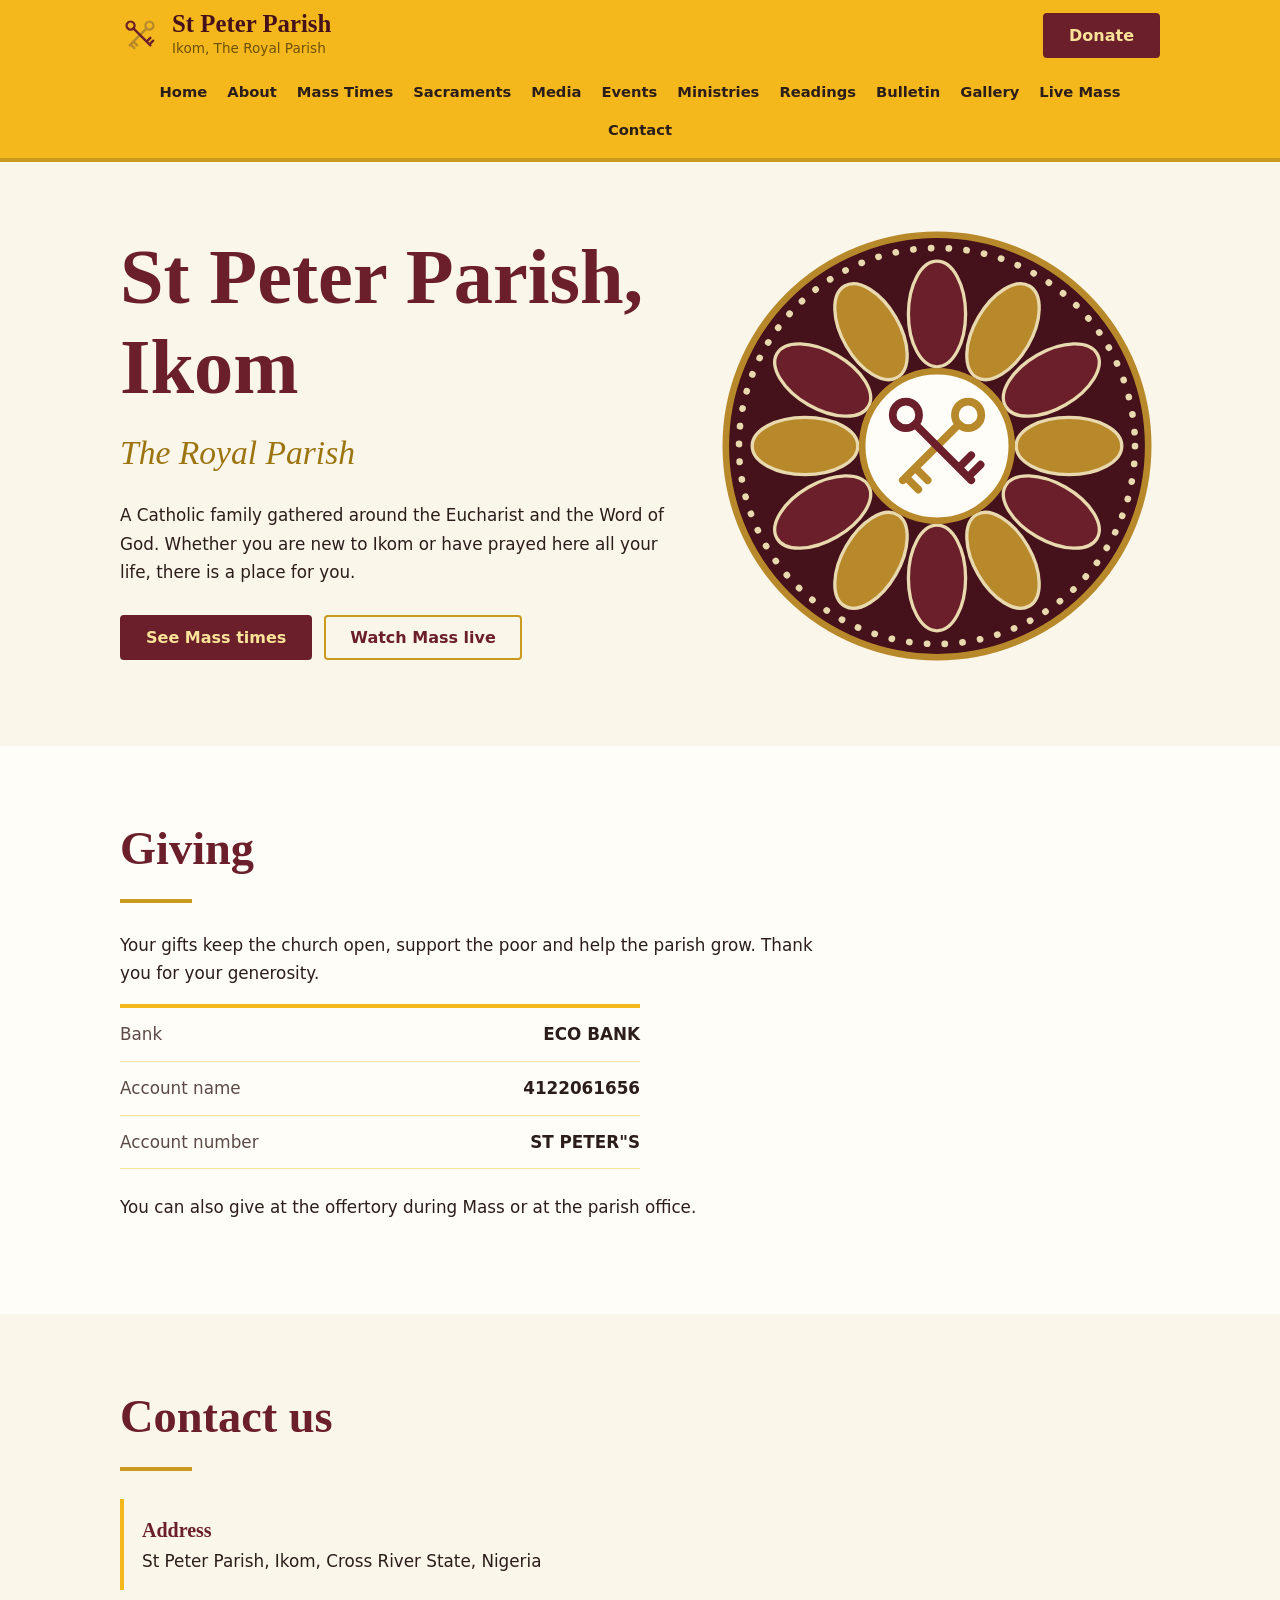
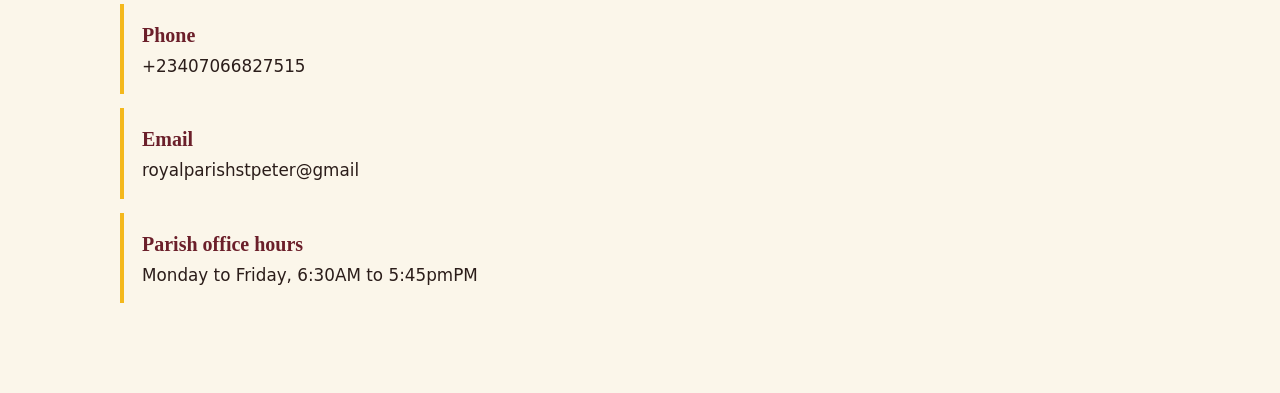
<file: index.html>
<!DOCTYPE html>
<html lang="en">
<head>
<meta charset="utf-8">
<meta name="viewport" content="width=device-width, initial-scale=1">
<title>St Peter Parish, Ikom | The Royal Parish</title>
<meta name="description" content="St Peter Parish, Ikom, The Royal Parish. Mass times, sacraments, events, ministries, daily readings, live Mass and giving.">
<link rel="preconnect" href="https://fonts.gstatic.com" crossorigin>
<link rel="stylesheet" href="ST_PETER.CSS">
   <link rel="icon" type="image/png" href="img sp peter/LOGO.png">
 <body> 
<!-- Shared drawing: the crossed keys of St Peter -->
<svg width="0" height="0" style="position:absolute" aria-hidden="true" focusable="false">
  <defs>
    <g id="key">
      <circle cx="0" cy="-20" r="6"/>
      <path d="M0 -14 V22 M0 14 H8 M0 20 H8"/>
    </g>
    <g id="crossed-keys" fill="none" stroke-width="3.5" stroke-linecap="round" stroke-linejoin="round">
      <use href="#key" stroke="#B8892B" transform="rotate(45)"/>
      <use href="#key" stroke="#6B1F2A" transform="rotate(-45)"/>
    </g>
    <ellipse id="petal" cx="0" cy="-60" rx="13" ry="24"/>
  </defs>
</svg>
 
<!-- ============ HEADER ============ -->
<header class="site-header">
  <div class="wrap top">
    <a class="brand" href="#home" aria-label="St Peter Parish, Ikom, home">
      <svg width="40" height="40" viewBox="-30 -30 60 60" aria-hidden="true"><use href="#crossed-keys"/></svg>
      <span>
        <strong>St Peter Parish</strong>
        <small>Ikom, The Royal Parish</small>
      </span>
    </a>
    <div class="top-actions">
      <a class="btn btn-wine" href="#giving">Donate</a>
      <button class="menu-btn" type="button" aria-expanded="false" aria-controls="menu">Menu</button>
    </div>
  </div>
 
  <nav id="menu" aria-label="Main">
    <ul>
      <li><a href="#home">Home</a></li>
      <li><a href="about.html">About</a></li>
      <li><a href="mt.html">Mass Times</a></li>
      <li><a href="Sacraments.html">Sacraments</a></li>
      <li><a href="media.html">Media</a></li>
      <li><a href="Events.html">Events</a></li>
      <li><a href="minister.html">Ministries</a></li>
      <li><a href="reading.html">Readings</a></li>
      <li><a href="#bulletin">Bulletin</a></li>
      <li><a href="gallery.html">Gallery</a></li>
      <li><a href="live_mass.html">Live Mass</a></li>
      <li><a href="contact.html">Contact</a></li>
    </ul>
  </nav>
</header>
 
<main>
 <script>
  var btn = document.querySelector('.menu-btn');
  var menu = document.getElementById('menu');

  btn.addEventListener('click', function () {
    var isOpen = menu.classList.toggle('open');
    btn.setAttribute('aria-expanded', isOpen);
  });
    
</script>
<!-- ============ HOME ============ -->
<section id="home" class="hero">
  <div class="wrap hero-grid">
    <div>
      <h1>St Peter Parish, Ikom</h1>
      <p class="subtitle">The Royal Parish</p>
      <p>A Catholic family gathered around the Eucharist and the Word of God. Whether you are new to Ikom or have prayed here all your life, there is a place for you.</p>
      <div class="buttons">
        <a class="btn btn-wine" href="mt.html">See Mass times</a>
        <a class="btn btn-line" href="live_mass.html">Watch Mass live</a>
      </div>
    </div>
 
    <!-- Rose window -->
    <svg class="rose" viewBox="-100 -100 200 200" role="img" aria-label="A rose window with the crossed keys of St Peter at its centre">
      <circle r="96" fill="#45111A" stroke="#B8892B" stroke-width="3"/>
      <circle r="90" fill="none" stroke="#E9D9AE" stroke-width="3" stroke-linecap="round" stroke-dasharray="0.1 8"/>
      <g fill="#6B1F2A" stroke="#E9D9AE" stroke-width="1.5">
        <use href="#petal"/>
        <use href="#petal" transform="rotate(60)"/>
        <use href="#petal" transform="rotate(120)"/>
        <use href="#petal" transform="rotate(180)"/>
        <use href="#petal" transform="rotate(240)"/>
        <use href="#petal" transform="rotate(300)"/>
      </g>
      <g fill="#B8892B" stroke="#E9D9AE" stroke-width="1.5">
        <use href="#petal" transform="rotate(30)"/>
        <use href="#petal" transform="rotate(90)"/>
        <use href="#petal" transform="rotate(150)"/>
        <use href="#petal" transform="rotate(210)"/>
        <use href="#petal" transform="rotate(270)"/>
        <use href="#petal" transform="rotate(330)"/>
      </g>
      <circle r="34" fill="#FFFDF8" stroke="#B8892B" stroke-width="3"/>
      <use href="#crossed-keys"/>
    </svg>
  </div>
</section>
<!-- ============ GIVING ============ -->
<section id="giving" class="paper">
  <div class="wrap">
    <h2>Giving</h2>
    <hr class="rule">
    <p>Your gifts keep the church open, support the poor and help the parish grow. Thank you for your generosity.</p>
    <!-- EDIT: add the real parish account details -->
    <dl class="bank">
      <div><dt>Bank</dt><dd>ECO BANK</dd></div>
      <div><dt>Account name</dt><dd>4122061656</dd></div>
      <div><dt>Account number</dt><dd>ST PETER"S</dd></div>
    </dl>
    <p>You can also give at the offertory during Mass or at the parish office.</p>
  </div>
</section>

<!-- ============ CONTACT ============ -->
<section id="contact">
  <div class="wrap two-col">
    <div>
      <h2>Contact us</h2>
      <hr class="rule">
      <!-- EDIT: replace with your real details -->
      <ul class="contact-list">
        <li><strong>Address</strong>St Peter Parish, Ikom, Cross River State, Nigeria</li>
        <li><strong>Phone</strong>+23407066827515</li>
        <li><strong>Email</strong><a href="royalparishstpeter@gmail"></a>royalparishstpeter@gmail</li>
        <li><strong>Parish office hours</strong>Monday to Friday, 6:30AM to 5:45pmPM</li>
      </ul>
    </div>
</body>
</html>
</file>
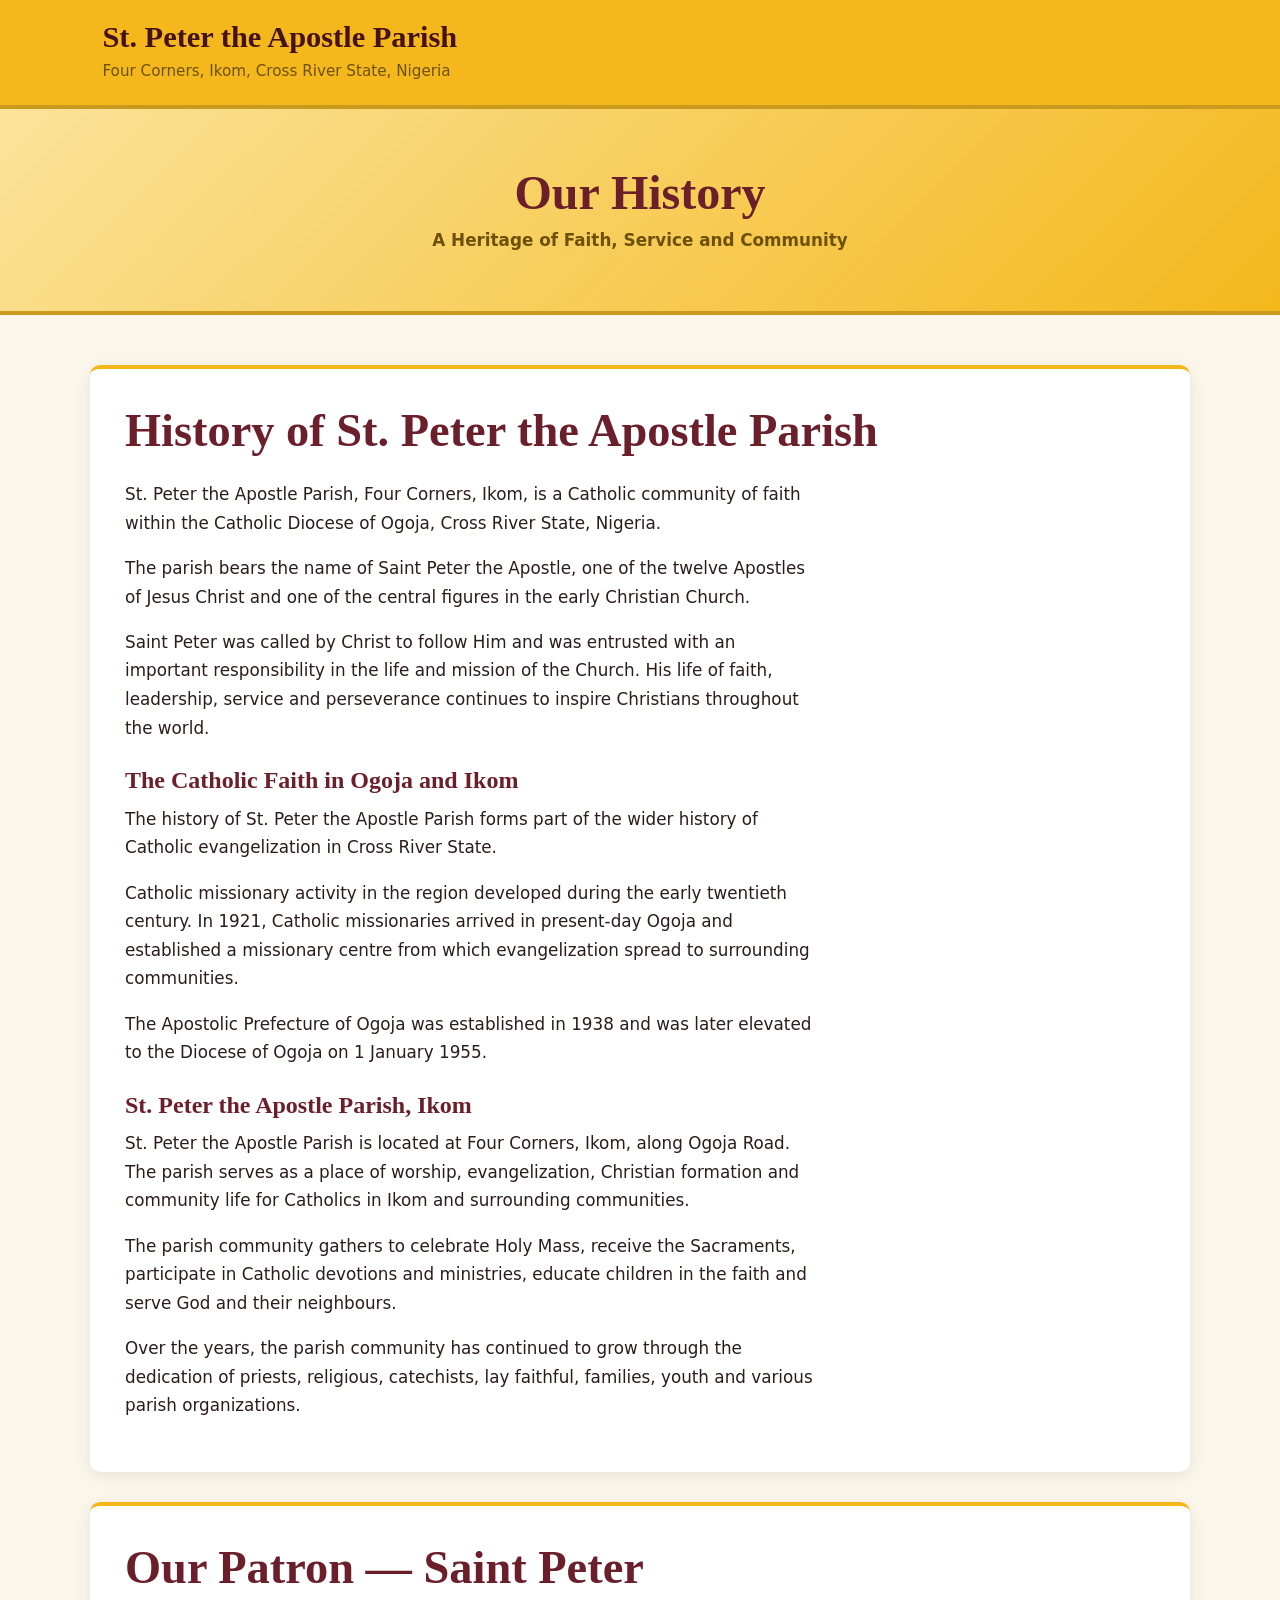
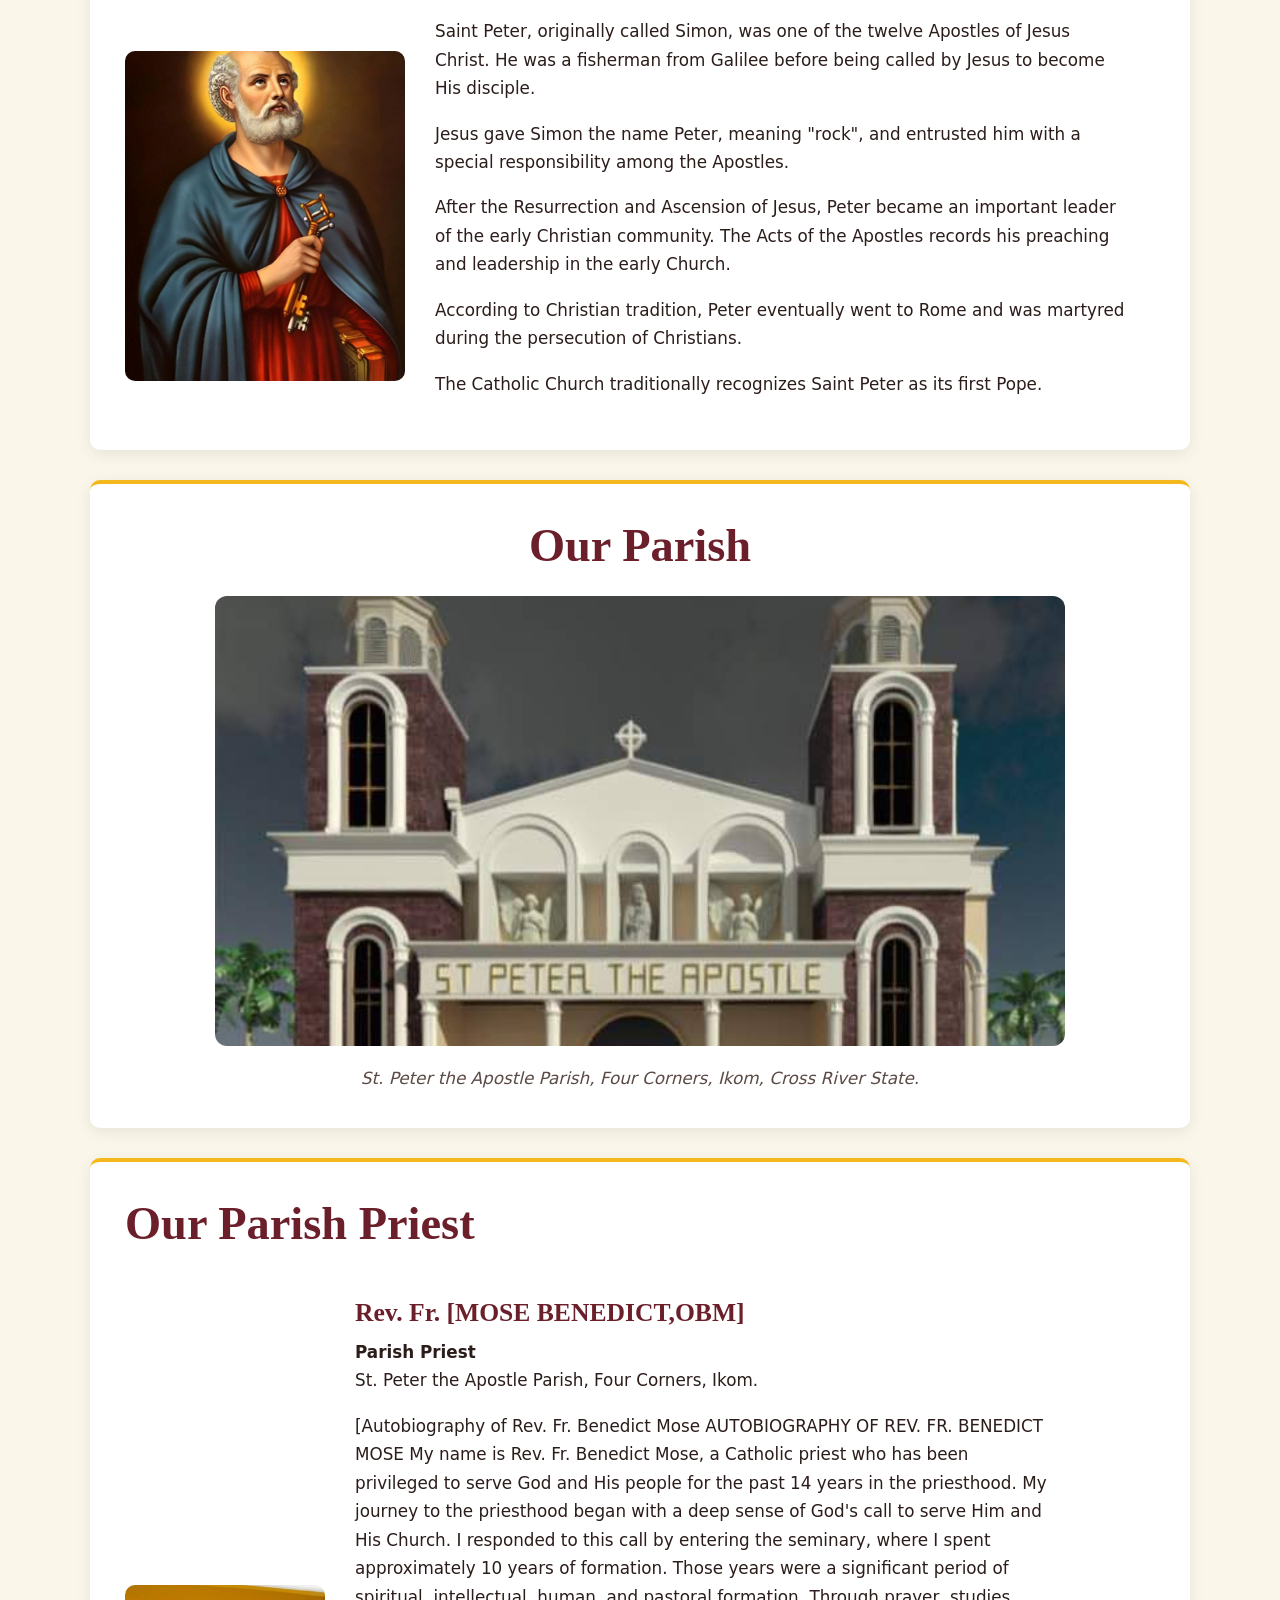
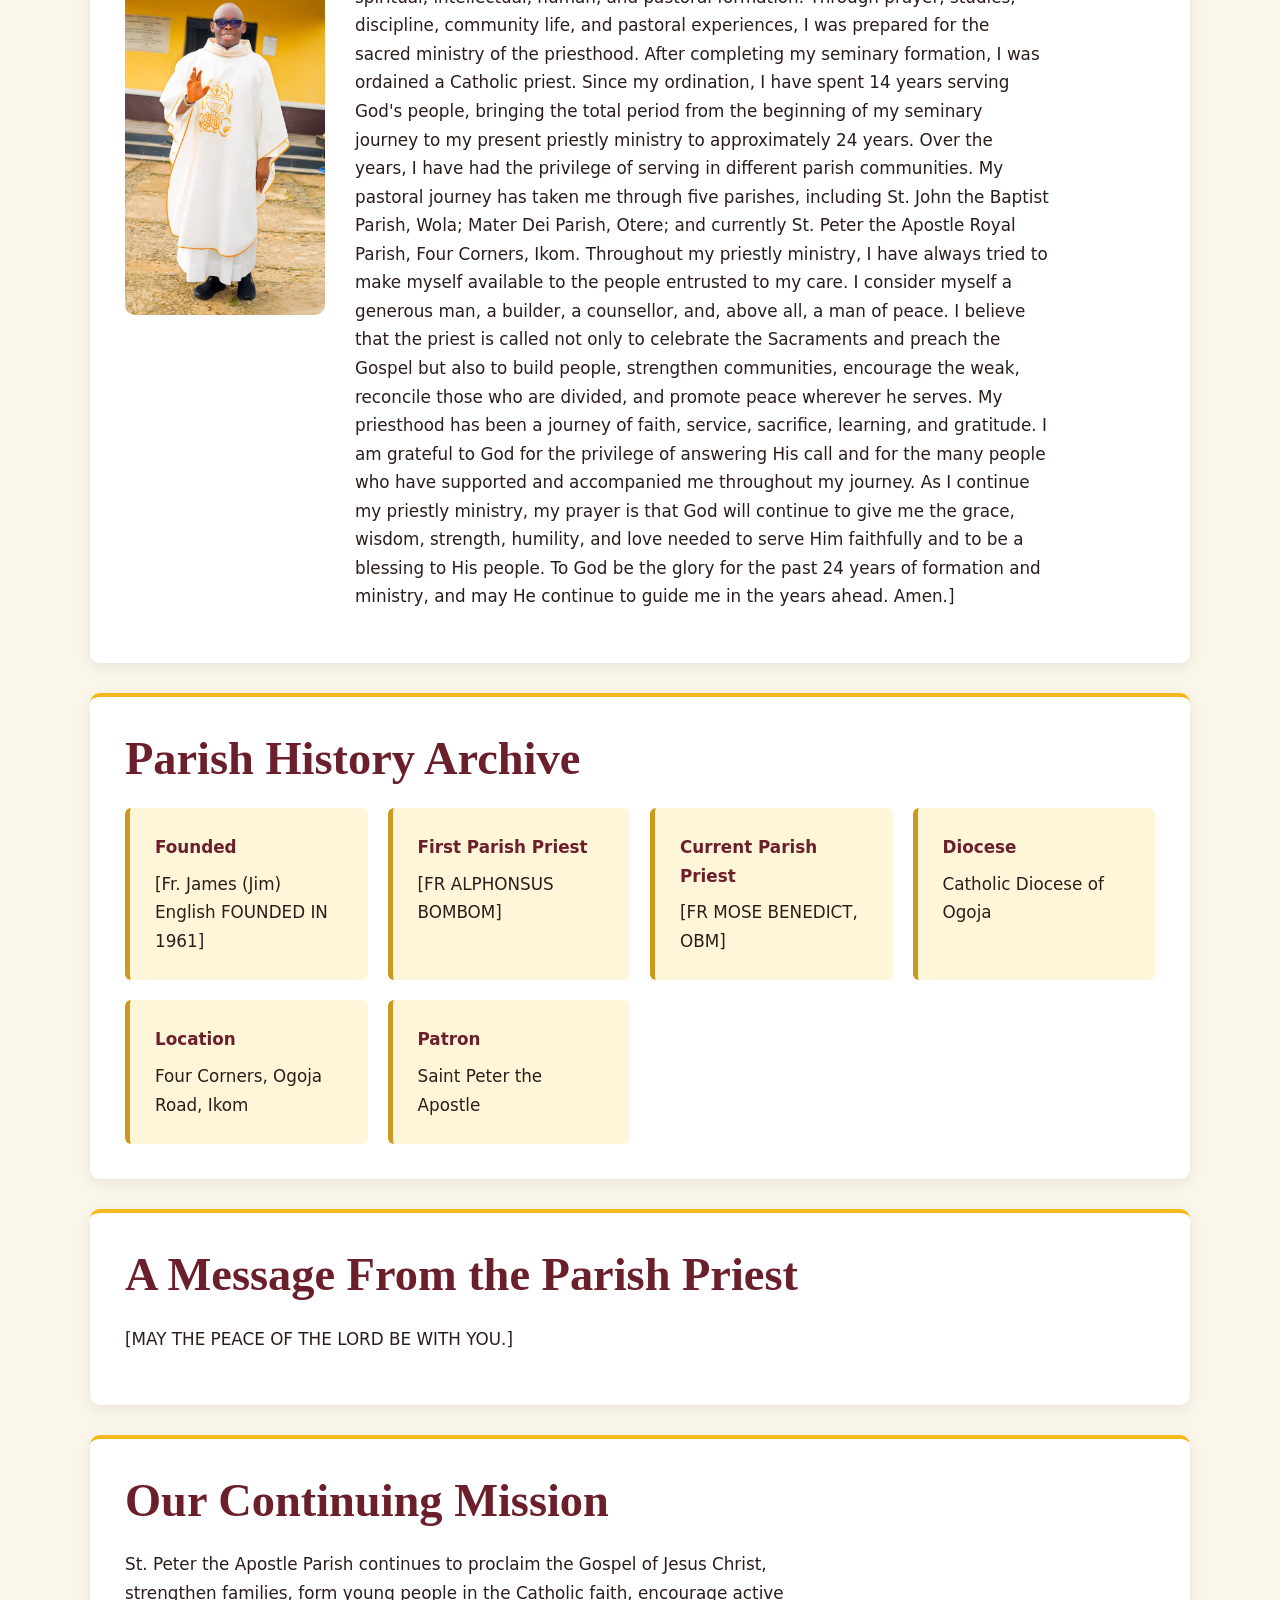
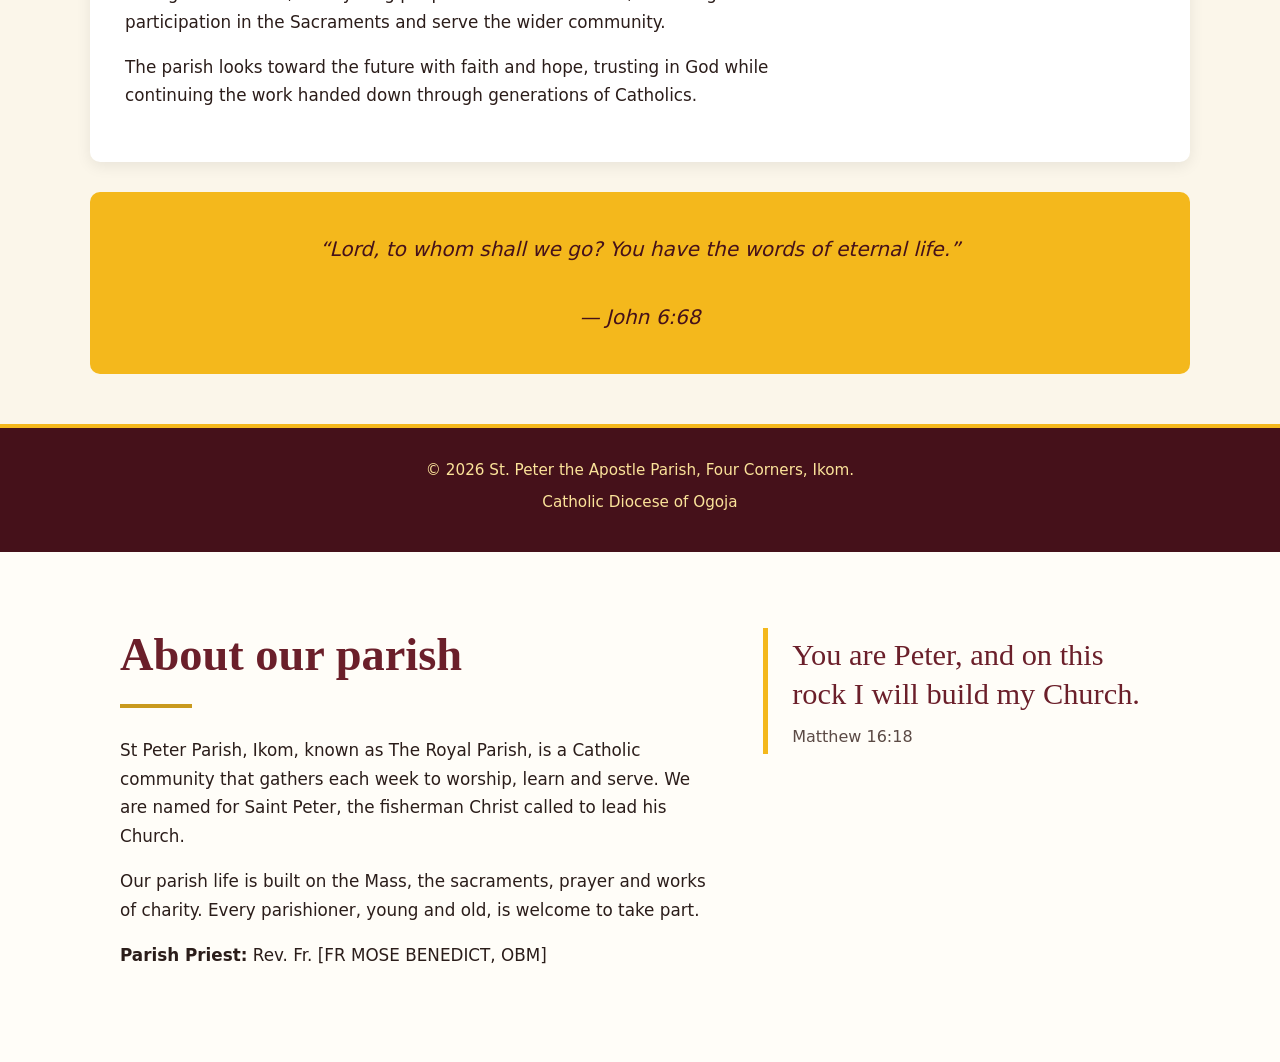
<file: about.html>
<!DOCTYPE html>
<html lang="en">
<head>
    <meta charset="UTF-8">
    <meta name="viewport" content="width=device-width, initial-scale=1.0">
    <link rel="stylesheet" href="ST_PETER.CSS">
       <link rel="icon" type="image/png" href="img sp peter/LOGO.png">
    <title>about</title>
</head>
<body>
  
    <!-- HEADER -->
    <header>
        <h1>St. Peter the Apostle Parish</h1>
        <p>Four Corners, Ikom, Cross River State, Nigeria</p>
    </header>


    <!-- HERO -->
    <div class="hero">
        <div>
            <h2>Our History</h2>
            <p>A Heritage of Faith, Service and Community</p>
        </div>
    </div>


    <main class="container">

        <!-- PARISH HISTORY -->
        <section>
            <h2>History of St. Peter the Apostle Parish</h2>

            <p>
                St. Peter the Apostle Parish, Four Corners, Ikom,
                is a Catholic community of faith within the Catholic
                Diocese of Ogoja, Cross River State, Nigeria.
            </p>

            <p>
                The parish bears the name of Saint Peter the Apostle,
                one of the twelve Apostles of Jesus Christ and one of
                the central figures in the early Christian Church.
            </p>

            <p>
                Saint Peter was called by Christ to follow Him and was
                entrusted with an important responsibility in the life
                and mission of the Church. His life of faith,
                leadership, service and perseverance continues to
                inspire Christians throughout the world.
            </p>

            <h3>The Catholic Faith in Ogoja and Ikom</h3>

            <p>
                The history of St. Peter the Apostle Parish forms part
                of the wider history of Catholic evangelization in
                Cross River State.
            </p>

            <p>
                Catholic missionary activity in the region developed
                during the early twentieth century. In 1921, Catholic
                missionaries arrived in present-day Ogoja and
                established a missionary centre from which
                evangelization spread to surrounding communities.
            </p>

            <p>
                The Apostolic Prefecture of Ogoja was established in
                1938 and was later elevated to the Diocese of Ogoja
                on 1 January 1955.
            </p>

            <h3>St. Peter the Apostle Parish, Ikom</h3>

            <p>
                St. Peter the Apostle Parish is located at Four
                Corners, Ikom, along Ogoja Road. The parish serves
                as a place of worship, evangelization, Christian
                formation and community life for Catholics in Ikom
                and surrounding communities.
            </p>

            <p>
                The parish community gathers to celebrate Holy Mass,
                receive the Sacraments, participate in Catholic
                devotions and ministries, educate children in the
                faith and serve God and their neighbours.
            </p>

            <p>
                Over the years, the parish community has continued
                to grow through the dedication of priests, religious,
                catechists, lay faithful, families, youth and
                various parish organizations.
            </p>
        </section>


        <!-- SAINT PETER -->
        <section>
            <h2>Our Patron — Saint Peter</h2>

            <div class="patron">

                <!-- Replace this image -->
                <img src="img sp peter/saint.jpg"
                     alt="Saint Peter the Apostle">

                <div class="patron-text">

                    <p>
                        Saint Peter, originally called Simon, was one
                        of the twelve Apostles of Jesus Christ.
                        He was a fisherman from Galilee before being
                        called by Jesus to become His disciple.
                    </p>

                    <p>
                        Jesus gave Simon the name Peter, meaning
                        "rock", and entrusted him with a special
                        responsibility among the Apostles.
                    </p>

                    <p>
                        After the Resurrection and Ascension of Jesus,
                        Peter became an important leader of the early
                        Christian community. The Acts of the Apostles
                        records his preaching and leadership in the
                        early Church.
                    </p>

                    <p>
                        According to Christian tradition, Peter
                        eventually went to Rome and was martyred
                        during the persecution of Christians.
                    </p>

                    <p>
                        The Catholic Church traditionally recognizes
                        Saint Peter as its first Pope.
                    </p>

                </div>

            </div>
        </section>


        <!-- PARISH PHOTO -->
        <section class="parish-photo">

            <h2>Our Parish</h2>

            <!-- Replace parish.jpg with your actual parish picture -->
            <img src="img sp peter/buld.jpg"
                 alt="St. Peter the Apostle Parish, Four Corners, Ikom">

            <p class="caption">
                St. Peter the Apostle Parish, Four Corners, Ikom,
                Cross River State.
            </p>

        </section>


        <!-- PARISH PRIEST -->
        <section>

            <h2>Our Parish Priest</h2>

            <div class="priest">

                <!-- Replace priest.jpg with priest's actual photo -->
                <img src="img sp peter/PRIEST (2).jpg"
                     alt="Parish Priest">

                <div class="priest-info">

                    <h3>Rev. Fr. [MOSE BENEDICT,OBM]</h3>

                    <p>
                        <strong>Parish Priest</strong><br>
                        St. Peter the Apostle Parish,
                        Four Corners, Ikom.
                    </p>

                    <p>
                        [Autobiography of Rev. Fr. Benedict Mose
AUTOBIOGRAPHY OF REV. FR. BENEDICT MOSE
My name is Rev. Fr. Benedict Mose, a Catholic priest who has been privileged to serve God and His people for the past 14 years in the priesthood.
My journey to the priesthood began with a deep sense of God's call to serve Him and His Church. I responded to this call by entering the seminary, where I spent approximately 10 years of formation. Those years were a significant period of spiritual, intellectual, human, and pastoral formation. Through prayer, studies, discipline, community life, and pastoral experiences, I was prepared for the sacred ministry of the priesthood.
After completing my seminary formation, I was ordained a Catholic priest. Since my ordination, I have spent 14 years serving God's people, bringing the total period from the beginning of my seminary journey to my present priestly ministry to approximately 24 years.
Over the years, I have had the privilege of serving in different parish communities. My pastoral journey has taken me through five parishes, including St. John the Baptist Parish, Wola; Mater Dei Parish, Otere; and currently St. Peter the Apostle Royal Parish, Four Corners, Ikom.
Throughout my priestly ministry, I have always tried to make myself available to the people entrusted to my care. I consider myself a generous man, a builder, a counsellor, and, above all, a man of peace. I believe that the priest is called not only to celebrate the Sacraments and preach the Gospel but also to build people, strengthen communities, encourage the weak, reconcile those who are divided, and promote peace wherever he serves.
My priesthood has been a journey of faith, service, sacrifice, learning, and gratitude. I am grateful to God for the privilege of answering His call and for the many people who have supported and accompanied me throughout my journey.
As I continue my priestly ministry, my prayer is that God will continue to give me the grace, wisdom, strength, humility, and love needed to serve Him faithfully and to be a blessing to His people.
To God be the glory for the past 24 years of formation and ministry, and may He continue to guide me in the years ahead. Amen.]
                    </p>

                </div>

            </div>

        </section>


        <!-- PARISH HISTORY ARCHIVE -->
        <section>

            <h2>Parish History Archive</h2>

            <div class="archive">

                <div class="archive-box">
                    <strong>Founded</strong>
                    [Fr. James (Jim) English FOUNDED IN 1961]
                </div>

                <div class="archive-box">
                    <strong>First Parish Priest</strong>
                    [FR ALPHONSUS BOMBOM]
                </div>

                <div class="archive-box">
                    <strong>Current Parish Priest</strong>
                    [FR MOSE BENEDICT, OBM]
                </div>

                <div class="archive-box">
                    <strong>Diocese</strong>
                    Catholic Diocese of Ogoja
                </div>

                <div class="archive-box">
                    <strong>Location</strong>
                    Four Corners, Ogoja Road, Ikom
                </div>

                <div class="archive-box">
                    <strong>Patron</strong>
                    Saint Peter the Apostle
                </div>

            </div>

        </section>


        <!-- PARISH PRIEST MESSAGE -->
        <section>

            <h2>A Message From the Parish Priest</h2>

            <p>
                [MAY THE PEACE OF THE LORD BE WITH YOU.]
            </p>

        </section>


        <!-- MISSION -->
        <section>

            <h2>Our Continuing Mission</h2>

            <p>
                St. Peter the Apostle Parish continues to proclaim
                the Gospel of Jesus Christ, strengthen families,
                form young people in the Catholic faith, encourage
                active participation in the Sacraments and serve
                the wider community.
            </p>

            <p>
                The parish looks toward the future with faith and
                hope, trusting in God while continuing the work
                handed down through generations of Catholics.
            </p>

        </section>


        <!-- QUOTE -->
        <div class="quote">

            “Lord, to whom shall we go?
            You have the words of eternal life.”

            <br><br>

            — John 6:68

        </div>

    </main>


    <!-- FOOTER -->
    <footer>

        <p>
            © 2026 St. Peter the Apostle Parish,
            Four Corners, Ikom.
        </p>

        <p>
            Catholic Diocese of Ogoja
        </p>

    </footer>

</body>
</html>  
<!--ABOUT-->
<section id="about" class="paper">
  <div class="wrap two-col">
    <div>
      <h2>About our parish</h2>
      <hr class="rule">
      <p>St Peter Parish, Ikom, known as The Royal Parish, is a Catholic community that gathers each week to worship, learn and serve. We are named for Saint Peter, the fisherman Christ called to lead his Church.</p>
      <p>Our parish life is built on the Mass, the sacraments, prayer and works of charity. Every parishioner, young and old, is welcome to take part.</p>
      
      <p><strong>Parish Priest:</strong> Rev. Fr. [FR MOSE BENEDICT, OBM]</p>
    </div>
    <blockquote>
      You are Peter, and on this rock I will build my Church.
      <cite>Matthew 16:18</cite>
    </blockquote>
  </div>
</section>
</body>
</html>
</file>
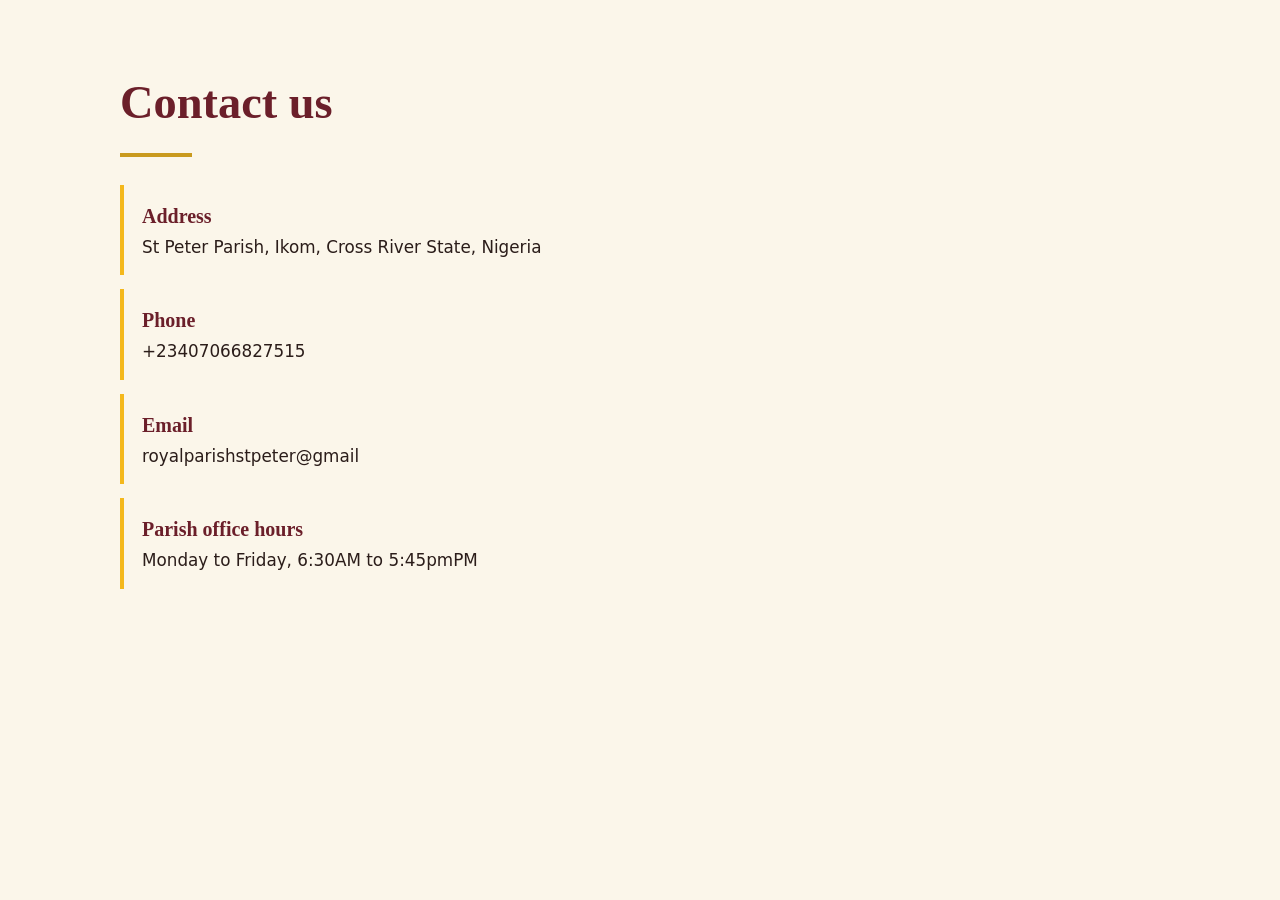
<file: contact.html>
<!DOCTYPE html>
<html lang="en">
<head>
    <meta charset="UTF-8">
    <meta name="viewport" content="width=device-width, initial-scale=1.0">
     <link rel="stylesheet" href="ST_PETER.CSS">
        <link rel="icon" type="image/png" href="img sp peter/LOGO.png">
    <title>contact</title>
</head>
<body>
    <!--  CONTACT -->
<section id="contact">
  <div class="wrap two-col">
    <div>
      <h2>Contact us</h2>
      <hr class="rule">
     <ul class="contact-list">
        <li><strong>Address</strong>St Peter Parish, Ikom, Cross River State, Nigeria</li>
        <li><strong>Phone</strong>+23407066827515</li>
        <li><strong>Email</strong><a href="royalparishstpeter@gmail"></a>royalparishstpeter@gmail</li>
        <li><strong>Parish office hours</strong>Monday to Friday, 6:30AM to 5:45pmPM</li>
      </ul>
    </div>
 
</body>
</html>
</file>
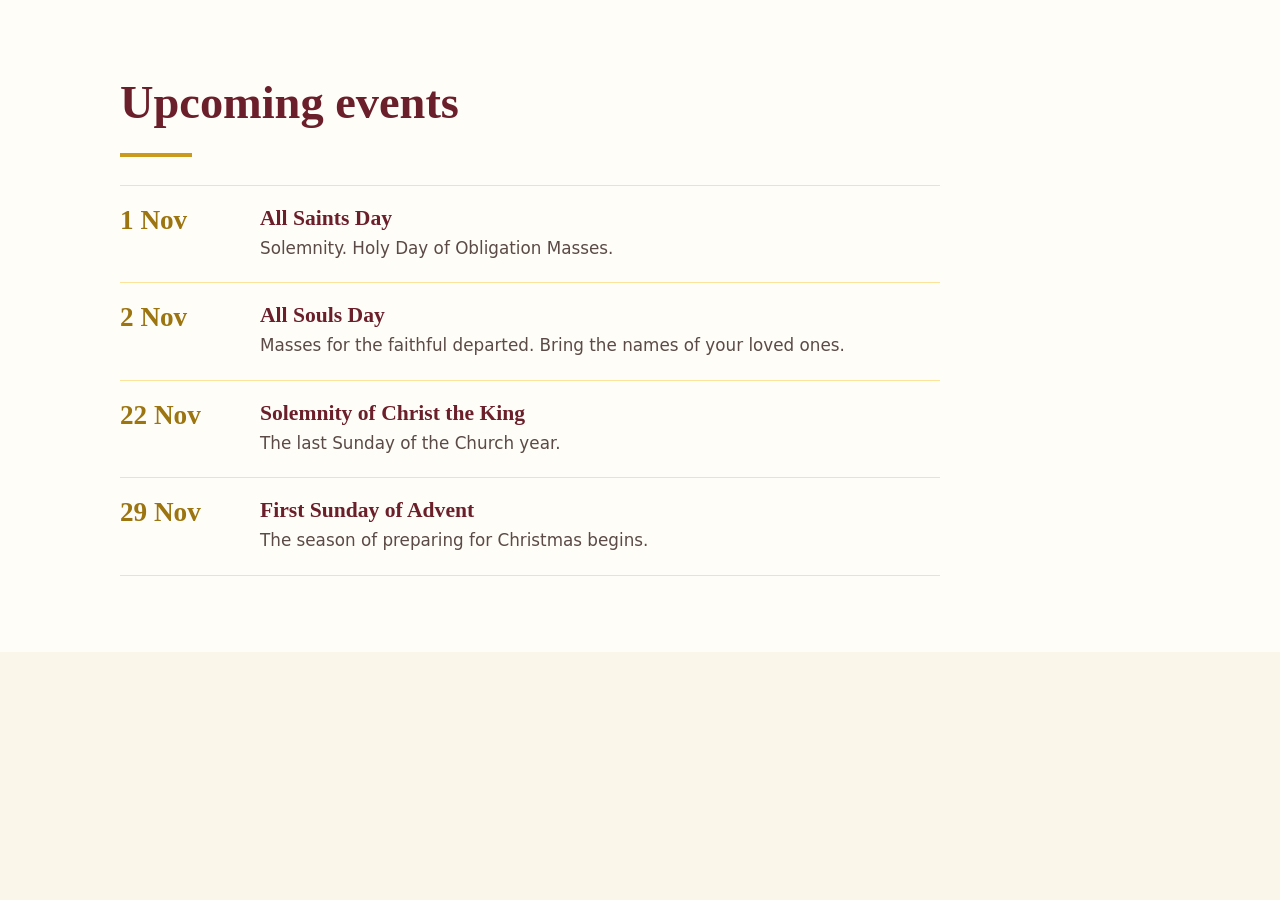
<file: Events.html>
<!DOCTYPE html>
<html lang="en">
<head>
    <meta charset="UTF-8">
    <meta name="viewport" content="width=device-width, initial-scale=1.0">
    <link rel="stylesheet" href="ST_PETER.CSS">
       <link rel="icon" type="image/png" href="img sp peter/LOGO.png">
    <title>events</title>
</head>
<body>
      
 
<!-- ============ EVENTS ============ -->
<section id="events" class="paper">
  <div class="wrap">
    <h2>Upcoming events</h2>
    <hr class="rule">
    <!-- EDIT: these are Church calendar dates. Add your parish times and events -->
    <ul class="events">
      <li>
        <time datetime="2026-11-01">1 Nov</time>
        <div><h3>All Saints Day</h3><p>Solemnity. Holy Day of Obligation Masses.</p></div>
      </li>
      <li>
        <time datetime="2026-11-02">2 Nov</time>
        <div><h3>All Souls Day</h3><p>Masses for the faithful departed. Bring the names of your loved ones.</p></div>
      </li>
      <li>
        <time datetime="2026-11-22">22 Nov</time>
        <div><h3>Solemnity of Christ the King</h3><p>The last Sunday of the Church year.</p></div>
      </li>
      <li>
        <time datetime="2026-11-29">29 Nov</time>
        <div><h3>First Sunday of Advent</h3><p>The season of preparing for Christmas begins.</p></div>
      </li>
    </ul>
  </div>
</section>
</body>
</html>
</file>
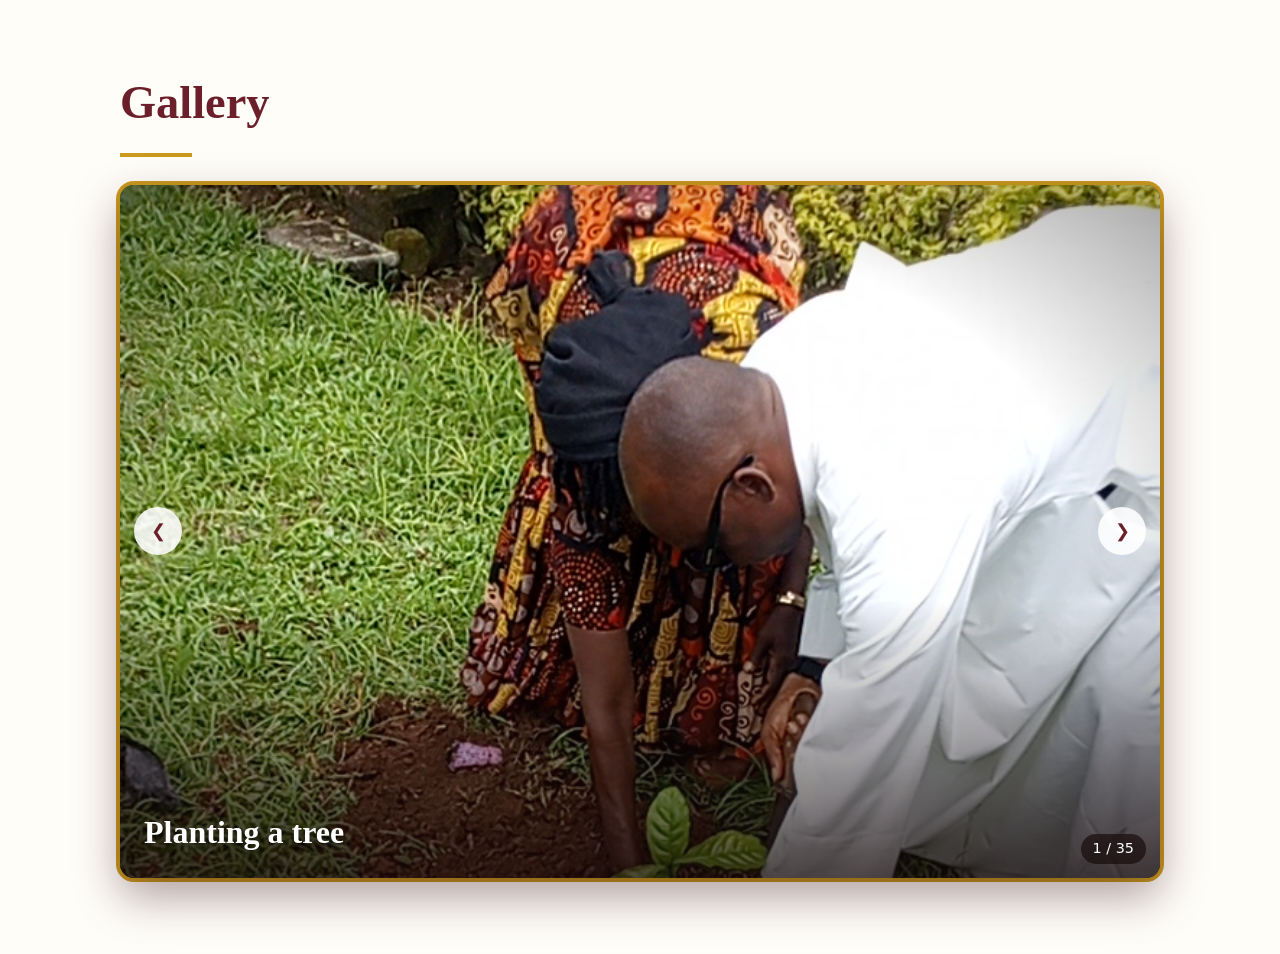
<file: gallery.html>
<!DOCTYPE html>
<html lang="en">
<head>
    <meta charset="UTF-8">
    <meta name="viewport" content="width=device-width, initial-scale=1.0">
    <link rel="stylesheet" href="ST_PETER.CSS">
    <link rel="stylesheet" href="gallery.css">   <!-- must come AFTER ST_PETER.CSS -->
    <link rel="icon" type="image/png" href="img sp peter/LOGO.png">
    <title>GALLERY</title>
</head>
<body>
 <link rel="stylesheet" href="ST_PETER.CSS">
        <link rel="icon" type="image/png" href="img sp peter/LOGO.png">
<!-- ============ GALLERY ============ -->
<section id="gallery" class="paper">
  <div class="wrap">
    <h2>Gallery</h2>
    <hr class="rule">

    <!-- Your pictures are listed at the top of gallery.js. Nothing to add here. -->
    <div class="slider" id="slider" aria-roledescription="carousel" aria-label="Parish photo gallery">
      <div class="slides"></div>

      <button class="arrow prev" type="button" aria-label="Previous photo">&#10094;</button>
      <button class="arrow next" type="button" aria-label="Next photo">&#10095;</button>

      <!-- dots and the counter are created by gallery.js -->
      <div class="dots" role="tablist" aria-label="Choose a photo"></div>
      <div class="counter" aria-live="polite"></div>
    </div>
  </div>
</section>

<script src="gallery.js"></script>
</body>
</html>
</file>
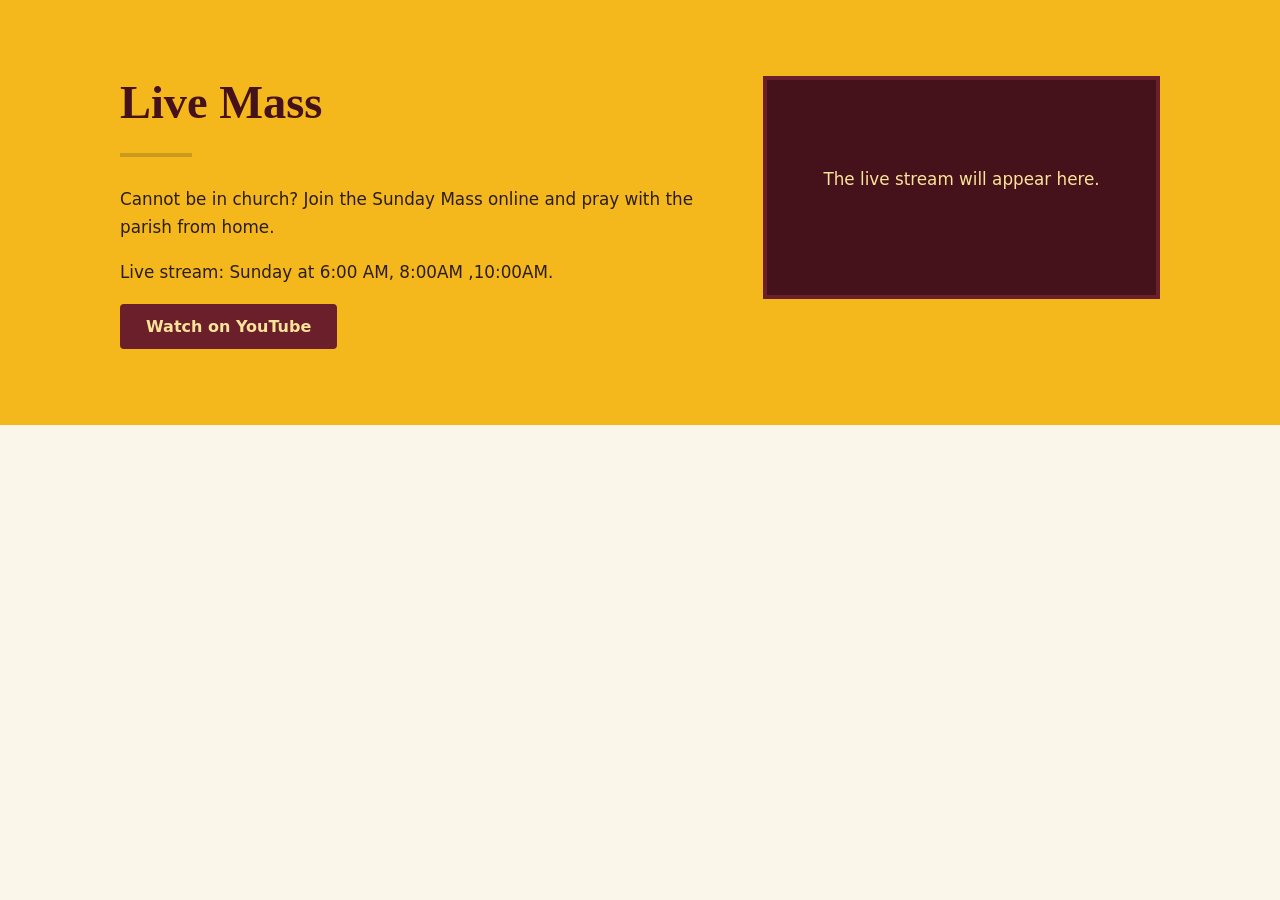
<file: live_mass.html>
<!DOCTYPE html>
<html lang="en">
<head>
    <meta charset="UTF-8">
    <meta name="viewport" content="width=device-width, initial-scale=1.0">
     <link rel="stylesheet" href="ST_PETER.CSS">
        <link rel="icon" type="image/png" href="img sp peter/LOGO.png">
    <title>LIVE MASS</title>
</head>
<body>
<!-- ============ LIVE MASS ============ -->
<section id="live-mass" class="wine">
  <div class="wrap two-col">
    <div>
      <h2>Live Mass</h2>
      <hr class="rule">
      <p>Cannot be in church? Join the Sunday Mass online and pray with the parish from home.</p>
      <p>Live stream: Sunday at 6:00 AM, 8:00AM ,10:00AM.</p>
      <!-- EDIT: replace href with your live stream link -->
      <a class="btn btn-gold" href="#">Watch on YouTube</a>
    </div>
    <div class="video-frame">
      <!-- EDIT: replace the paragraph below with your YouTube embed, for example:
      <iframe src="https://www.youtube.com/embed/YOUR_VIDEO_ID" title="St Peter Parish live Mass" allowfullscreen></iframe> -->
      <p>The live stream will appear here.</p>
    </div>
  </div>
</section>
</body>
</html>
</file>
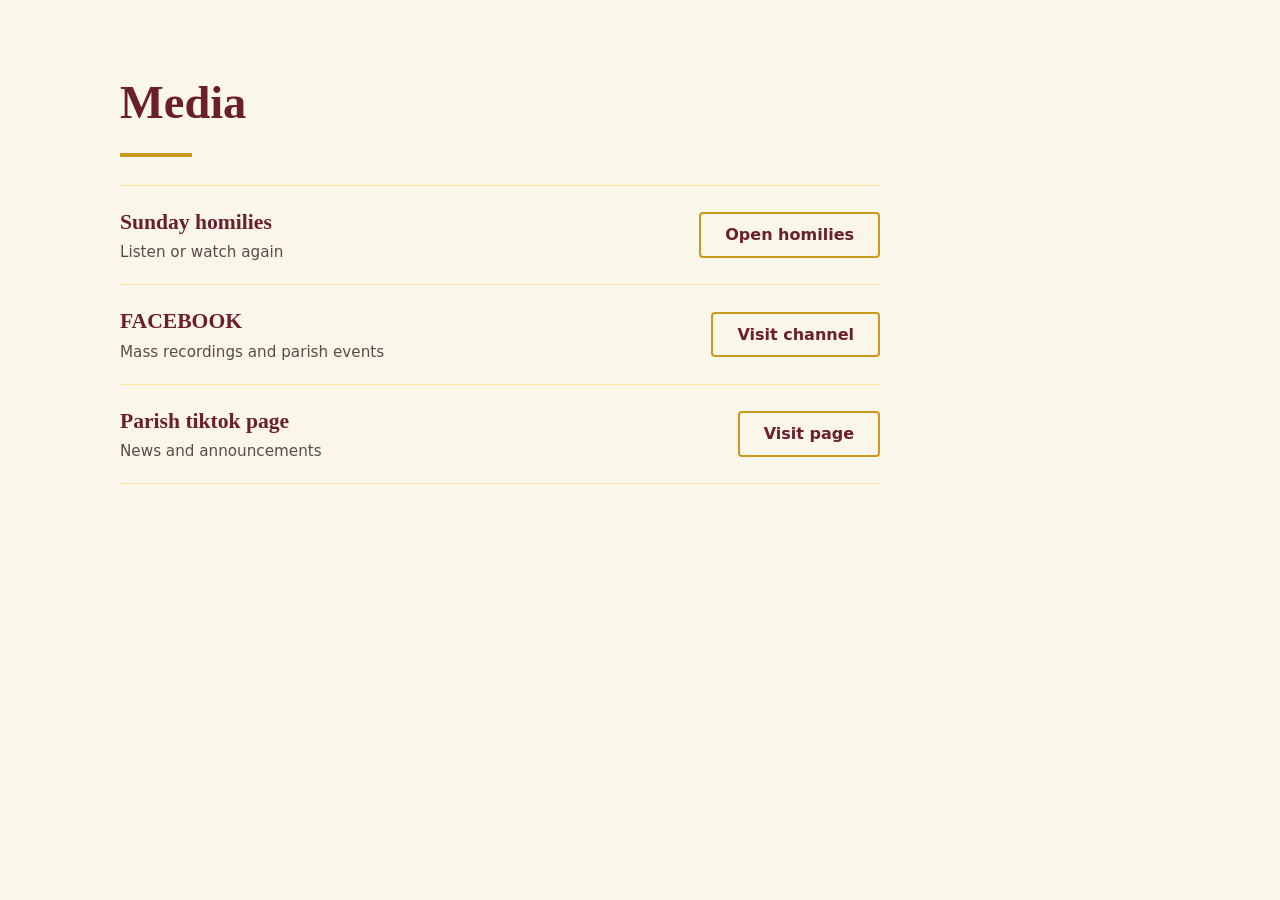
<file: media.html>
<!DOCTYPE html>
<html lang="en">
<head>
    <meta charset="UTF-8">
    <meta name="viewport" content="width=device-width, initial-scale=1.0">
       <link rel="icon" type="image/png" href="img sp peter/LOGO.png">
     <link rel="stylesheet" href="ST_PETER.CSS">
    <title>MEDIA</title>
</head>
<body>
    
<!-- ============ MEDIA ============ -->
<section id="media">
  <div class="wrap">
    <h2>Media</h2>
    <hr class="rule">
    <!-- EDIT: replace each href="#" with your real link -->
    <ul class="media-list">
      <li>
        <div><strong>Sunday homilies</strong><span>Listen or watch again</span></div>
        <a class="btn btn-line" href="#">Open homilies</a>
      </li>
      <li>
        <div><strong>FACEBOOK</strong><span>Mass recordings and parish events</span></div>
        <a class="btn btn-line" href="https://www.facebook.com/share/14vdNyJ2Ypd/">Visit channel</a>
      </li>
      <li>
        <div><strong>Parish tiktok page</strong><span>News and announcements</span></div>
        <a class="btn btn-line" href="https://www.tiktok.com/@st..peter.royal.pa?_r=1&_d=ek71dfm5ihfim3&sec_uid=MS4wLjABAAAAdpuN8HVmnNxKBpUhUErdhBfWBhR-lfZpV8YXpzlJkEQYxXZojEMhH_bcxFcT1fkN&share_author_id=7596821372182365191&sharer_language=en&source=h5_m&u_code=ek71f21e2d5183&timestamp=1790806355&user_id=7501539829973353490&sec_user_id=MS4wLjABAAAAvkDib3V0a3T1PFZut8N18SPflKIQhbq0dyVjgQRSkXf_QJ16hMlaoAaLF9dbPMjB&item_author_type=2&utm_source=whatsapp_business&utm_campaign=client_share&utm_medium=android&share_iid=7678355567865759509&share_link_id=3fda3ee0-88e2-43e3-a36f-881358f2310f&share_app_id=1233&ugbiz_name=ACCOUNT&ug_btm=b6880%2Cb5836&social_share_type=5&share_enter_from=others_homepage&item_author_type=2&enable_checksum=1">Visit page</a>
      </li>
    </ul>
  </div>
</section>
</body>
</html>
</file>
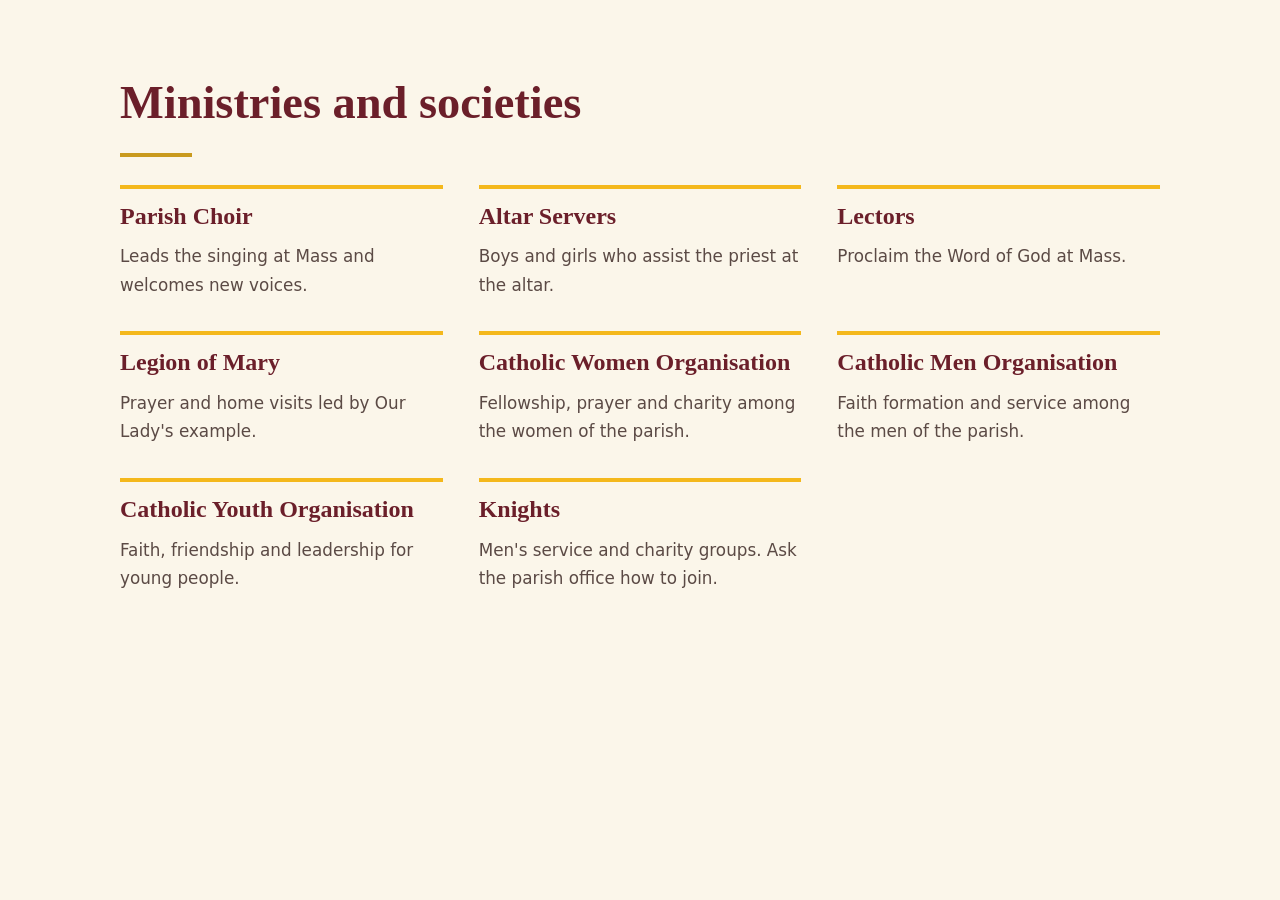
<file: minister.html>
<!DOCTYPE html>
<html lang="en">
<head>
    <meta charset="UTF-8">
    <meta name="viewport" content="width=device-width, initial-scale=1.0">
       <link rel="icon" type="image/png" href="img sp peter/LOGO.png">
     <link rel="stylesheet" href="ST_PETER.CSS">
    <title>MINISTER</title>
</head>
<body>

<!-- ============ MINISTRIES ============ -->
<section id="ministries">
  <div class="wrap">
    <h2>Ministries and societies</h2>
    <hr class="rule">
    <div class="ministries">
      <article><h3>Parish Choir</h3><p>Leads the singing at Mass and welcomes new voices.</p></article>
      <article><h3>Altar Servers</h3><p>Boys and girls who assist the priest at the altar.</p></article>
      <article><h3>Lectors</h3><p>Proclaim the Word of God at Mass.</p></article>
      <article><h3>Legion of Mary</h3><p>Prayer and home visits led by Our Lady's example.</p></article>
      <article><h3>Catholic Women Organisation</h3><p>Fellowship, prayer and charity among the women of the parish.</p></article>
      <article><h3>Catholic Men Organisation</h3><p>Faith formation and service among the men of the parish.</p></article>
      <article><h3>Catholic Youth Organisation</h3><p>Faith, friendship and leadership for young people.</p></article>
      <article><h3>Knights</h3><p>Men's service and charity groups. Ask the parish office how to join.</p></article>
    </div>
  </div>
</section>
</body>
</html>
</file>
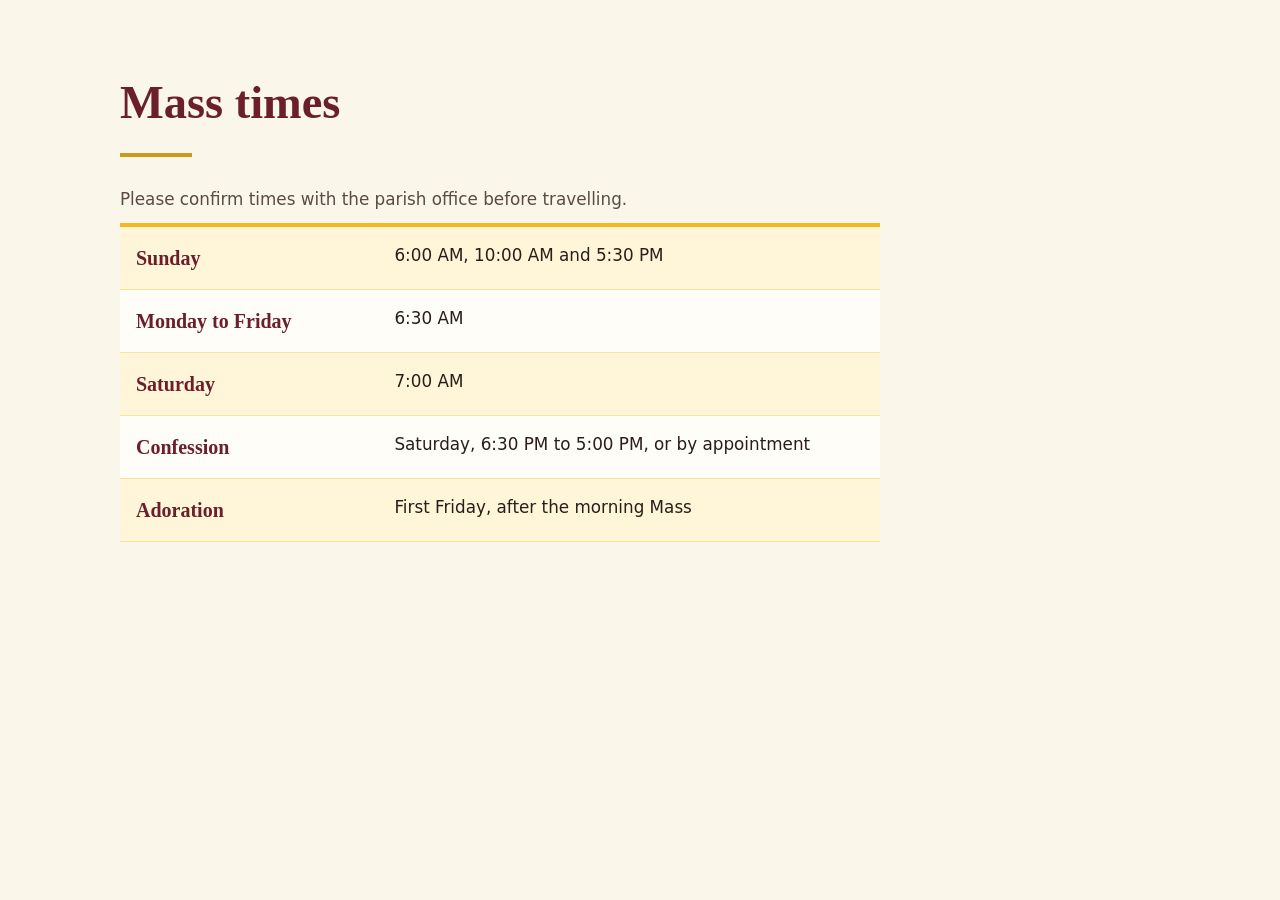
<file: mt.html>
<!DOCTYPE html>
<html lang="en">
<head>
    <meta charset="UTF-8">
    <meta name="viewport" content="width=device-width, initial-scale=1.0">
       <link rel="icon" type="image/png" href="img sp peter/LOGO.png">
     <link rel="stylesheet" href="ST_PETER.CSS">
    <title>MASS TIME</title>
</head>
<body>
      <!-- ============ MASS TIMES ============ -->
<section id="mass-times">
  <div class="wrap">
    <h2>Mass times</h2>
    <hr class="rule">
    <table>
      <caption>Please confirm times with the parish office before travelling.</caption>
      <tr><th scope="row">Sunday</th><td>6:00 AM, 10:00 AM and 5:30 PM</td></tr>
      <tr><th scope="row">Monday to Friday</th><td>6:30 AM</td></tr>
      <tr><th scope="row">Saturday</th><td>7:00 AM</td></tr>
      <tr><th scope="row">Confession</th><td>Saturday, 6:30 PM to 5:00 PM, or by appointment</td></tr>
      <tr><th scope="row">Adoration</th><td>First Friday, after the morning Mass</td></tr>
    </table>
  </div>
</section>  
</body>
</html>
</file>
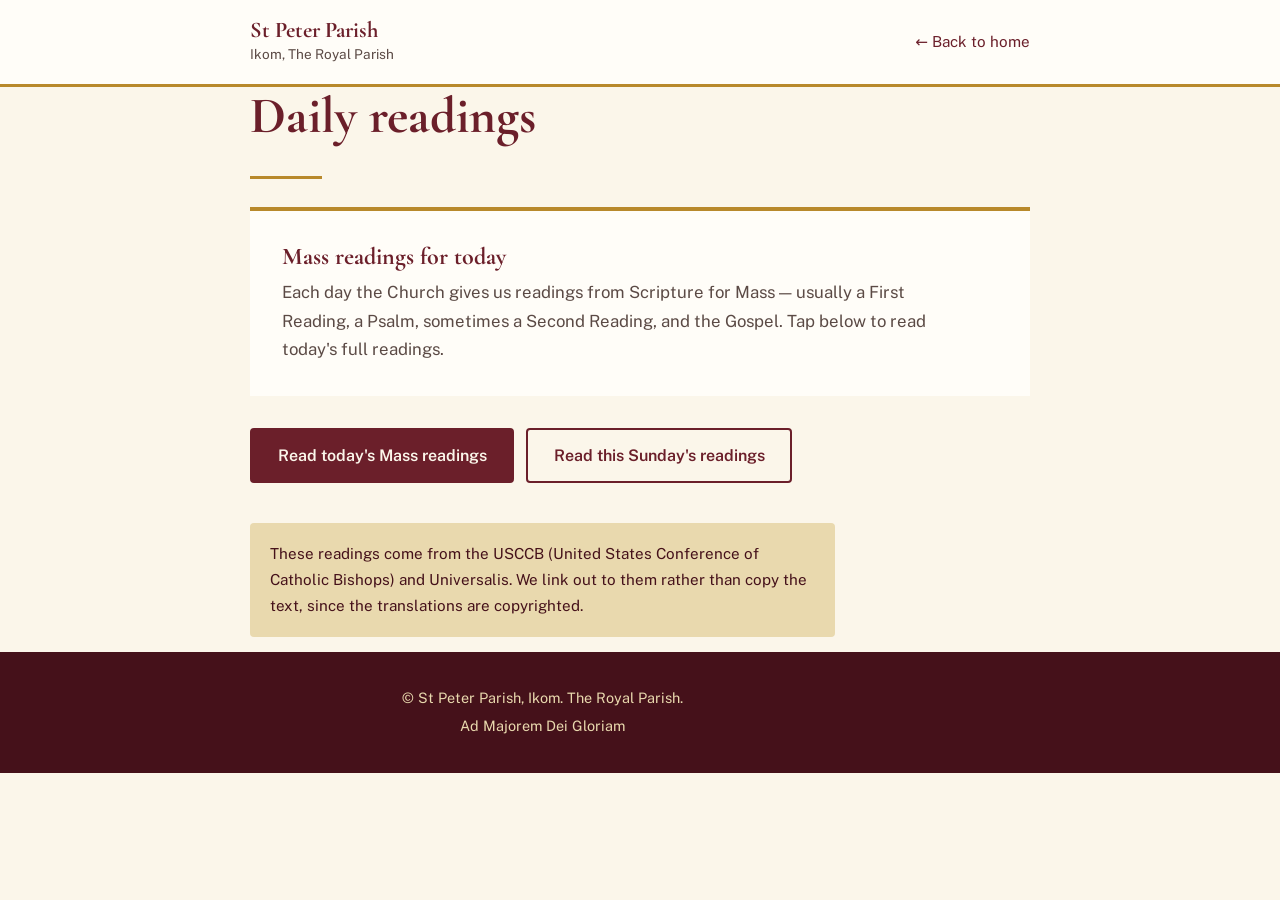
<file: reading.html>
<!DOCTYPE html>
<html lang="en">
<head>
<meta charset="utf-8">
<meta name="viewport" content="width=device-width, initial-scale=1">
<title>Daily Readings | St Peter Parish, Ikom</title>
<meta name="description" content="Today's Catholic Mass readings for St Peter Parish, Ikom, The Royal Parish.">
 <link rel="icon" type="image/png" href="img sp peter/LOGO.png">
     <link rel="stylesheet" href="redinr.css">
<link rel="preconnect" href="https://fonts.googleapis.com">
<link rel="preconnect" href="https://fonts.gstatic.com" crossorigin>
<link href="https://fonts.googleapis.com/css2?family=Cormorant+Garamond:ital,wght@0,500;0,600;0,700;1,500&family=Public+Sans:wght@400;600&display=swap" rel="stylesheet">
 
<style>
  :root {
    --cream: #FBF6EA;
    --paper: #FFFDF8;
    --burgundy: #6B1F2A;
    --burgundy-dark: #45111A;
    --gold: #B8892B;
    --gold-bright: #D4AC55;
    --gold-soft: #E9D9AE;
    --ink: #2B1D1A;
    --ink-soft: #5B4A45;
    --serif: 'Cormorant Garamond', Georgia, 'Times New Roman', serif;
    --sans: 'Public Sans', system-ui, -apple-system, 'Segoe UI', Arial, sans-serif;
  }
  * { box-sizing: border-box; }
  body {
    margin: 0;
    font-family: var(--sans);
    font-size: 1.05rem;
    line-height: 1.7;
    color: var(--ink);
    background: var(--cream);
  }
  a { color: var(--burgundy); }
  a:focus-visible, button:focus-visible {
    outline: 3px solid var(--burgundy);
    outline-offset: 3px;
  }
  .wrap { max-width: 820px; margin: 0 auto; padding: 0 20px; }
 
  header.top-bar {
    background: var(--paper);
    border-bottom: 3px solid var(--gold);
    padding: 18px 0;
  }
  .brand {
    display: flex;
    align-items: center;
    gap: 12px;
    text-decoration: none;
    color: var(--burgundy);
  }
  .brand strong { display: block; font-family: var(--serif); font-size: 1.4rem; }
  .brand small { display: block; font-size: 0.85rem; color: var(--ink-soft); }
  .back-link { font-size: 0.95rem; text-decoration: none; }
 
  main { padding: 60px 0 80px; }
 
  h1 {
    font-family: var(--serif);
    color: var(--burgundy);
    font-size: clamp(2.2rem, 5vw, 3.2rem);
    margin: 0 0 6px;
  }
  .today-date {
    font-family: var(--serif);
    font-style: italic;
    color: var(--gold);
    font-size: 1.3rem;
    margin: 0 0 30px;
  }
  .rule { width: 72px; height: 3px; background: var(--gold); border: 0; margin: 0 0 28px; }
 
  .reading-card {
    background: var(--paper);
    border-top: 4px solid var(--gold);
    padding: 32px;
    margin-bottom: 20px;
  }
  .reading-card h2 {
    font-family: var(--serif);
    color: var(--burgundy);
    font-size: 1.5rem;
    margin: 0 0 8px;
  }
  .reading-card p { margin: 0; color: var(--ink-soft); }
 
  .buttons-row { display: flex; flex-wrap: wrap; gap: 12px; margin-top: 32px; }
  .btn {
    display: inline-block;
    padding: 0.75em 1.6em;
    border-radius: 4px;
    font-weight: 600;
    text-decoration: none;
    border: 2px solid transparent;
  }
  .btn-wine { background: var(--burgundy); color: var(--cream); border-color: var(--burgundy); }
  .btn-wine:hover { background: var(--burgundy-dark); border-color: var(--burgundy-dark); }
  .btn-line { background: transparent; color: var(--burgundy); border-color: var(--burgundy); }
  .btn-line:hover { background: var(--burgundy); color: var(--cream); }
 
  .note {
    margin-top: 40px;
    padding: 18px 20px;
    background: var(--gold-soft);
    border-radius: 4px;
    font-size: 0.95rem;
    color: var(--burgundy-dark);
  }
 
  footer {
    background: var(--burgundy-dark);
    color: var(--gold-soft);
    padding: 30px 0;
    text-align: center;
    font-size: 0.9rem;
  }
  footer p { margin: 4px 0; }
</style>
</head>
<body>
 
<header class="top-bar">
  <div class="wrap" style="display:flex; align-items:center; justify-content:space-between; flex-wrap:wrap; gap:12px;">
    <a class="brand" href="index.html">
      <span>
        <strong>St Peter Parish</strong>
        <small>Ikom, The Royal Parish</small>
      </span>
    </a>
    <a class="back-link" href="index.html">&larr; Back to home</a>
  </div>
</header>
 
<main class="wrap">
  <h1>Daily readings</h1>
  <p class="today-date" id="today-date"></p>
  <hr class="rule">
 
  <div class="reading-card">
    <h2>Mass readings for today</h2>
    <p>Each day the Church gives us readings from Scripture for Mass — usually a First Reading, a Psalm, sometimes a Second Reading, and the Gospel. Tap below to read today's full readings.</p>
  </div>
 
  <div class="buttons-row">
    <a class="btn btn-wine" href="https://www.bible.com/bible-app-lite" target="_blank" rel="noopener">Read today's Mass readings</a>
    <a class="btn btn-line" href="https://play.google.com/store/apps/details?id=com.BibleChants.Catholic.Prayers" target="_blank" rel="noopener">Read this Sunday's readings</a>
  </div>
 
  <p class="note">These readings come from the USCCB (United States Conference of Catholic Bishops) and Universalis. We link out to them rather than copy the text, since the translations are copyrighted.</p>
</main>
 
<footer>
  <div class="wrap">
    <p>&copy; <span id="year"></span> St Peter Parish, Ikom. The Royal Parish.</p>
    <p>Ad Majorem Dei Gloriam</p>
  </div>
</footer>
 

</body>
</html>
</file>
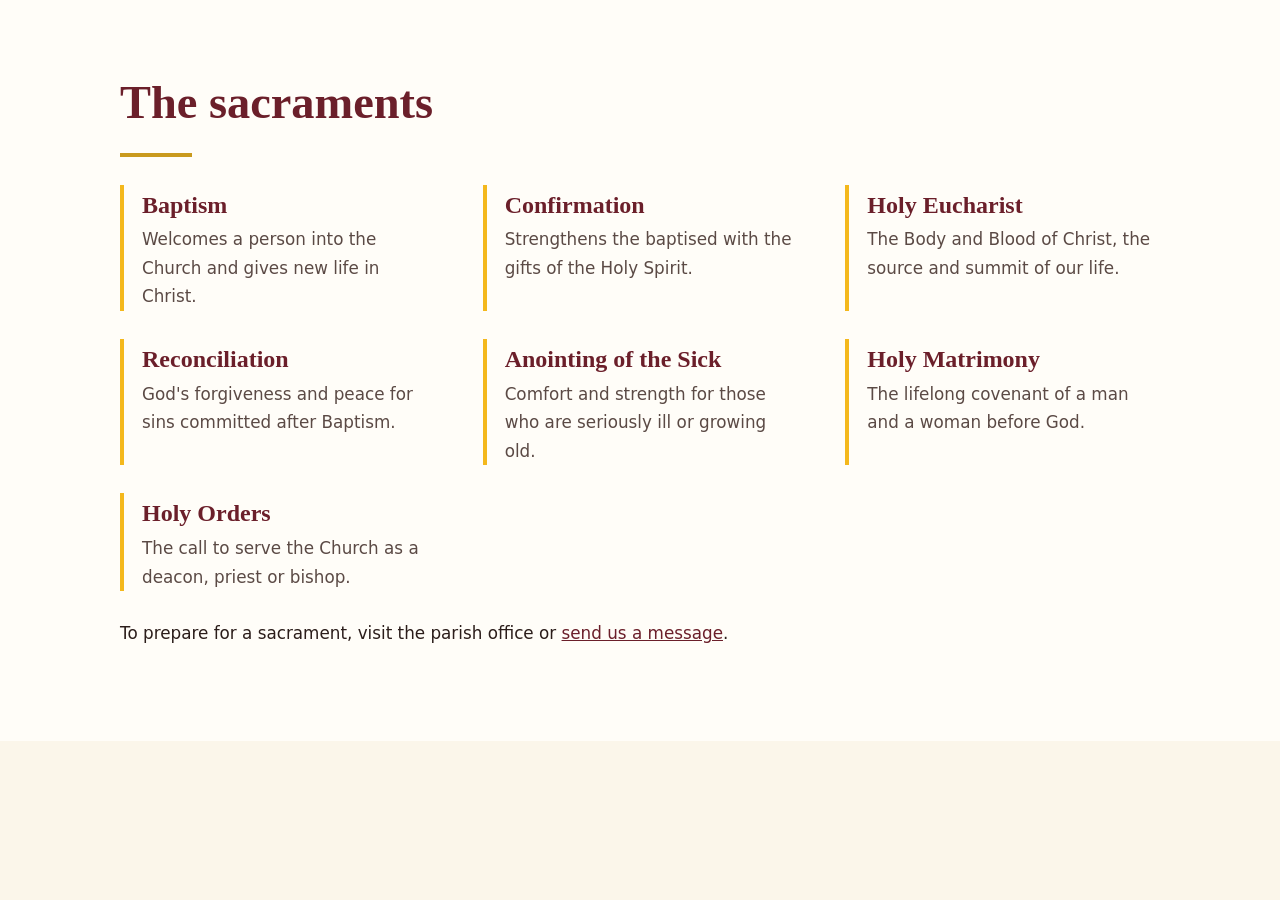
<file: Sacraments.html>
<!DOCTYPE html>
<html lang="en">
<head>
    <meta charset="UTF-8">
    <meta name="viewport" content="width=device-width, initial-scale=1.0">
       <link rel="icon" type="image/png" href="img sp peter/LOGO.png">
     <link rel="stylesheet" href="ST_PETER.CSS">
    <title>sacrament</title>
</head>
<body>
  <!-- ============ SACRAMENTS ============ -->
<section id="sacraments" class="paper">
  <div class="wrap">
    <h2>The sacraments</h2>
    <hr class="rule">
    <dl class="sacraments">
      <div><dt>Baptism</dt><dd>Welcomes a person into the Church and gives new life in Christ.</dd></div>
      <div><dt>Confirmation</dt><dd>Strengthens the baptised with the gifts of the Holy Spirit.</dd></div>
      <div><dt>Holy Eucharist</dt><dd>The Body and Blood of Christ, the source and summit of our life.</dd></div>
      <div><dt>Reconciliation</dt><dd>God's forgiveness and peace for sins committed after Baptism.</dd></div>
      <div><dt>Anointing of the Sick</dt><dd>Comfort and strength for those who are seriously ill or growing old.</dd></div>
      <div><dt>Holy Matrimony</dt><dd>The lifelong covenant of a man and a woman before God.</dd></div>
      <div><dt>Holy Orders</dt><dd>The call to serve the Church as a deacon, priest or bishop.</dd></div>
    </dl>
    <p>To prepare for a sacrament, visit the parish office or <a href="#contact">send us a message</a>.</p>
  </div>
</section>
</body>
</html>
</file>
<file: ST_PETER.CSS>
/* ---------- 1. Colours and fonts (edit colours here) ---------- */
:root {
  --golden:        #F4B81C;   /* golden yellow: header, buttons, highlights */
  --golden-soft:   #FBE39A;   /* light lines */
  --golden-pale:   #FFF6D9;   /* very light backgrounds */
 
  --mustard:       #C99A1E;   /* mustard: borders, rules, accents */
  --mustard-dark:  #9C7410;   /* hover */
  --mustard-deep:  #6E5108;   /* small text on yellow */
 
  --burgundy:      #6B1F2A;   /* headings */
  --burgundy-dark: #45111A;
 
  --cream: #FBF6EA;
  --paper: #FFFDF8;
  --ink:      #2B1D1A;
  --ink-soft: #5B4A45;
 
  --serif: 'Cormorant Garamond', Georgia, 'Times New Roman', serif;
  --sans:  'Public Sans', system-ui, -apple-system, 'Segoe UI', Arial, sans-serif;
}
 
/* ---------- 2. Basics ---------- */
* { box-sizing: border-box; }
 
html { scroll-behavior: smooth; scroll-padding-top: 130px; }
 
body {
  margin: 0;
  font-family: var(--sans);
  font-size: 1.05rem;
  line-height: 1.7;
  color: var(--ink);
  background: var(--cream);
}
 
h1, h2, h3 {
  font-family: var(--serif);
  color: var(--burgundy);
  line-height: 1.15;
  margin: 0 0 0.5em;
}
h2 { font-size: clamp(2rem, 4vw, 2.9rem); }
h3 { font-size: 1.5rem; }
 
p { margin: 0 0 1em; max-width: 65ch; }
a { color: var(--burgundy); }
img { max-width: 100%; height: auto; }
 
a:focus-visible, button:focus-visible {
  outline: 3px solid var(--burgundy);
  outline-offset: 3px;
}
 
.wrap { max-width: 1080px; margin: 0 auto; padding: 0 20px; }
 
/* ---------- 3. Sections ---------- */
section { padding: 76px 0; }
section.paper { background: var(--paper); }
 
/* Live Mass section: golden yellow band */
section.wine {
  background: var(--golden);
  color: var(--ink);
}
section.wine h2, section.wine h3 { color: var(--burgundy-dark); }
section.wine a { color: var(--burgundy-dark); font-weight: 600; }
 
.rule {
  width: 72px;
  height: 4px;
  margin: 0 0 28px;
  border: 0;
  background: var(--mustard);
}
 
/* ---------- 4. Buttons ---------- */
.btn {
  display: inline-block;
  padding: 0.7em 1.5em;
  border: 2px solid transparent;
  border-radius: 4px;
  font: 600 1rem var(--sans);
  text-decoration: none;
  cursor: pointer;
}
 
/* Golden button */
.btn-gold { background: var(--golden); color: var(--burgundy-dark); border-color: var(--golden); }
.btn-gold:hover { background: var(--mustard-dark); border-color: var(--mustard-dark); color: #fff; }
 
/* Burgundy button (Donate, See Mass times) */
.btn-wine { background: var(--burgundy); color: var(--golden-soft); border-color: var(--burgundy); }
.btn-wine:hover { background: var(--burgundy-dark); border-color: var(--burgundy-dark); color: #fff; }
 
/* Outline button */
.btn-line { background: transparent; color: var(--burgundy); border-color: var(--mustard); }
.btn-line:hover { background: var(--golden); border-color: var(--golden); color: var(--burgundy-dark); }
 
/* Gold button sitting on the golden Live Mass band */
section.wine .btn-gold { background: var(--burgundy); border-color: var(--burgundy); color: var(--golden-soft); }
section.wine .btn-gold:hover { background: var(--burgundy-dark); border-color: var(--burgundy-dark); color: #fff; }
 
/* ---------- 5. Header: home page (sticky, with menu) ---------- */
.site-header {
  position: sticky;
  top: 0;
  z-index: 50;
  background: var(--golden);
  border-bottom: 4px solid var(--mustard);
}
 
.top {
  display: flex;
  align-items: center;
  justify-content: space-between;
  gap: 16px;
  padding-top: 10px;
  padding-bottom: 10px;
}
 
.brand {
  display: flex;
  align-items: center;
  gap: 12px;
  text-decoration: none;
  color: var(--burgundy-dark);
}
.brand strong { display: block; font-family: var(--serif); font-size: 1.55rem; line-height: 1.1; }
.brand small  { display: block; font-size: 0.85rem; color: var(--mustard-deep); }
 
.top-actions { display: flex; align-items: center; gap: 10px; }
 
.menu-btn {
  display: none;
  background: transparent;
  color: var(--burgundy-dark);
  border: 2px solid var(--burgundy-dark);
  border-radius: 4px;
  padding: 0.55em 1em;
  font: 600 1rem var(--sans);
  cursor: pointer;
}
 
#menu ul {
  list-style: none;
  margin: 0 auto;
  padding: 4px 20px 10px;
  max-width: 1080px;
  display: flex;
  flex-wrap: wrap;
  justify-content: center;
  gap: 2px 20px;
}
#menu a {
  display: block;
  padding: 0.3em 0;
  font-size: 0.92rem;
  font-weight: 600;
  color: var(--ink);
  text-decoration: none;
  border-bottom: 2px solid transparent;
}
#menu a:hover { color: var(--burgundy); border-bottom-color: var(--burgundy); }
 
/* ---------- 6. Header: About page (plain <header>) ---------- */
header:not(.site-header) {
  padding: 20px 8%;
  background: var(--golden);
  color: var(--burgundy-dark);
  border-bottom: 4px solid var(--mustard);
}
header:not(.site-header) h1 { margin: 0 0 4px; font-size: 1.9rem; color: var(--burgundy-dark); }
header:not(.site-header) p  { margin: 0; font-size: 0.95rem; color: var(--mustard-deep); max-width: none; }
 
/* ---------- 7. Home hero ---------- */
section.hero { padding: 64px 0 80px; }
 
.hero-grid {
  display: grid;
  grid-template-columns: 1.1fr 0.9fr;
  gap: 48px;
  align-items: center;
}
 
.hero h1 { font-size: clamp(2.8rem, 6.5vw, 4.9rem); font-weight: 700; margin-bottom: 0.15em; }
.hero .subtitle {
  margin: 0 0 20px;
  font-family: var(--serif);
  font-style: italic;
  font-size: clamp(1.5rem, 3vw, 2.1rem);
  color: var(--mustard-dark);
}
.hero .buttons { display: flex; flex-wrap: wrap; gap: 12px; margin-top: 28px; }
 
.rose {
  width: 100%;
  max-width: 440px;
  height: auto;
  justify-self: center;
  animation: bloom 1.4s ease-out both;
}
@keyframes bloom {
  from { opacity: 0; transform: scale(0.9) rotate(-14deg); }
  to   { opacity: 1; transform: none; }
}
 
/* ---------- 8. About page banner (<div class="hero">) ---------- */
div.hero {
  padding: 56px 20px;
  text-align: center;
  background: linear-gradient(135deg, var(--golden-soft), var(--golden));
  border-bottom: 4px solid var(--mustard);
}
div.hero h2 { margin-bottom: 6px; font-size: clamp(2rem, 5vw, 3rem); }
div.hero p  { margin: 0 auto; color: var(--mustard-deep); font-weight: 600; }
 
/* ---------- 9. About page: white cards ---------- */
.container { width: 90%; max-width: 1100px; margin: 50px auto; }
 
.container section {
  margin-bottom: 30px;
  padding: 35px;
  background: #fff;
  border-top: 4px solid var(--golden);
  border-radius: 10px;
  box-shadow: 0 4px 15px rgba(0, 0, 0, 0.08);
}
.container section h3 { margin: 25px 0 10px; }
 
.patron, .priest { display: flex; flex-wrap: wrap; align-items: center; gap: 30px; }
.patron img { width: 280px; height: 330px; object-fit: cover; border-radius: 10px; }
.priest img { width: 200px; height: 330px; object-fit: cover; border-radius: 10px; }
.patron-text, .priest-info { flex: 1; min-width: 280px; }
.priest-info h3 { margin-top: 0; font-size: 1.6rem; }
 
.parish-photo { text-align: center; }
.parish-photo img { width: 100%; max-width: 850px; height: 450px; object-fit: cover; border-radius: 12px; }
.caption { margin: 10px auto 0; font-style: italic; color: var(--ink-soft); }
 
.archive {
  display: grid;
  grid-template-columns: repeat(auto-fit, minmax(220px, 1fr));
  gap: 20px;
  margin-top: 20px;
}
.archive-box {
  padding: 25px;
  background: var(--golden-pale);
  border-left: 5px solid var(--mustard);
  border-radius: 6px;
}
#menu { display: none; }
#menu.open { display: block; }

@media (min-width: 900px) {
  #menu { display: block; }
  .menu-btn { display: none; }
}
.archive-box strong { display: block; margin-bottom: 8px; color: var(--burgundy); }
 
.quote {
  padding: 40px 25px;
  text-align: center;
  font-size: 1.25rem;
  font-style: italic;
  background: var(--golden);
  color: var(--burgundy-dark);
  border-radius: 10px;
}
 
/* ---------- 10. Two-column blocks and quotes ---------- */
.two-col {
  display: grid;
  grid-template-columns: 1.2fr 0.8fr;
  gap: 48px;
  align-items: start;
}
 
blockquote {
  margin: 0;
  padding: 8px 0 8px 24px;
  border-left: 5px solid var(--golden);
  font-family: var(--serif);
  font-size: 1.9rem;
  line-height: 1.3;
  color: var(--burgundy);
}
blockquote cite { display: block; margin-top: 12px; font: 400 1rem var(--sans); color: var(--ink-soft); }
 
/* ---------- 11. Mass times ---------- */
table { width: 100%; max-width: 760px; border-collapse: collapse; background: var(--paper); }
caption { text-align: left; padding-bottom: 10px; color: var(--ink-soft); }
th, td { text-align: left; vertical-align: top; padding: 14px 16px; border-bottom: 1px solid var(--golden-soft); }
th { width: 34%; font-family: var(--serif); font-size: 1.25rem; color: var(--burgundy); }
tr:first-child th, tr:first-child td { border-top: 4px solid var(--golden); }
tr:nth-child(odd) td, tr:nth-child(odd) th { background: var(--golden-pale); }
 
/* ---------- 12. Sacraments ---------- */
.sacraments {
  display: grid;
  grid-template-columns: repeat(auto-fit, minmax(300px, 1fr));
  gap: 28px 48px;
  margin: 0 0 28px;
}
.sacraments div { padding-left: 18px; border-left: 4px solid var(--golden); }
.sacraments dt { font-family: var(--serif); font-size: 1.5rem; font-weight: 600; color: var(--burgundy); }
.sacraments dd { margin: 0; color: var(--ink-soft); }
 
/* ---------- 13. Media ---------- */
.media-list { list-style: none; margin: 0; padding: 0; max-width: 760px; }
.media-list li {
  display: flex;
  flex-wrap: wrap;
  justify-content: space-between;
  align-items: center;
  gap: 8px 20px;
  padding: 18px 0;
  border-top: 1px solid var(--golden-soft);
}
.media-list li:last-child { border-bottom: 1px solid var(--golden-soft); }
.media-list strong { font-family: var(--serif); font-size: 1.35rem; font-weight: 600; color: var(--burgundy); }
.media-list span { display: block; font-size: 0.95rem; color: var(--ink-soft); }
 
/* ---------- 14. Events ---------- */
.events { list-style: none; margin: 0; padding: 0; max-width: 820px; }
.events li {
  display: grid;
  grid-template-columns: 120px 1fr;
  gap: 20px;
  padding: 20px 0;
  border-top: 1px solid var(--golden-soft);
}
.events li:last-child { border-bottom: 1px solid var(--golden-soft); }
.events time { font-family: var(--serif); font-size: 1.7rem; font-weight: 700; line-height: 1.1; color: var(--mustard-dark); }
.events h3 { margin-bottom: 0.15em; font-size: 1.35rem; }
.events p { margin: 0; color: var(--ink-soft); }
 
/* ---------- 15. Ministries ---------- */
.ministries {
  display: grid;
  grid-template-columns: repeat(auto-fit, minmax(240px, 1fr));
  gap: 32px 36px;
}
.ministries article { padding-top: 14px; border-top: 4px solid var(--golden); }
.ministries p { margin: 0; color: var(--ink-soft); }
 
/* ---------- 16. Gallery ---------- */
.gallery {
  display: grid;
  grid-template-columns: repeat(auto-fit, minmax(220px, 1fr));
  gap: 14px;
}
.gallery figure {
  position: relative;
  display: flex;
  align-items: flex-end;
  margin: 0;
  padding: 14px;
  aspect-ratio: 4 / 3;
  overflow: hidden;
  background: linear-gradient(135deg, var(--golden), var(--mustard));
  color: var(--burgundy-dark);
  border-bottom: 4px solid var(--burgundy);
}
.gallery figure:nth-child(even) {
  background: linear-gradient(135deg, var(--golden-soft), var(--golden));
}
.gallery img { position: absolute; inset: 0; width: 100%; height: 100%; object-fit: cover; }
.gallery figcaption { position: relative; font-family: var(--serif); font-size: 1.25rem; font-weight: 600; }
 
/* ---------- 17. Live Mass video box ---------- */
.video-frame {
  display: grid;
  place-items: center;
  width: 100%;
  aspect-ratio: 16 / 9;
  padding: 20px;
  text-align: center;
  background: var(--burgundy-dark);
  border: 4px solid var(--burgundy);
  color: var(--golden-soft);
}
.video-frame iframe { width: 100%; height: 100%; border: 0; }
 
/* ---------- 18. Giving ---------- */
.bank { max-width: 520px; margin: 0 0 24px; border-top: 4px solid var(--golden); }
.bank div {
  display: flex;
  justify-content: space-between;
  gap: 16px;
  padding: 12px 0;
  border-bottom: 1px solid var(--golden-soft);
}
.bank dt { color: var(--ink-soft); }
.bank dd { margin: 0; font-weight: 600; text-align: right; }
 
/* ---------- 19. Contact ---------- */
.contact-list { list-style: none; margin: 0; padding: 0; max-width: 560px; }
.contact-list li { padding: 14px 0 14px 18px; border-left: 4px solid var(--golden); margin-bottom: 14px; }
.contact-list strong {
  display: block;
  font-family: var(--serif);
  font-size: 1.25rem;
  color: var(--burgundy);
}
 
/* ---------- 20. Footer ---------- */
footer {
  padding: 30px 15px;
  text-align: center;
  font-size: 0.95rem;
  background: var(--burgundy-dark);
  color: var(--golden-soft);
  border-top: 4px solid var(--golden);
}
footer p { margin: 0 auto 6px; }
footer a { color: var(--golden); }
 
/* ---------- 21. Tablet and mobile ---------- */
@media (max-width: 860px) {
  html { scroll-padding-top: 80px; }
 
  .menu-btn { display: block; }
  .brand small { display: none; }
 
  #menu { display: none; border-top: 1px solid var(--mustard); }
  #menu.open { display: block; }
  #menu ul { flex-direction: column; gap: 0; padding-bottom: 12px; }
  #menu li { border-bottom: 1px solid var(--mustard); }
  #menu a { padding: 0.8em 0; font-size: 1.05rem; }
 
  .hero-grid { grid-template-columns: 1fr; gap: 32px; }
  .rose { max-width: 300px; }
 
  .two-col { grid-template-columns: 1fr; gap: 28px; }
}
 
@media (max-width: 700px) {
  section { padding: 50px 0; }
  .container section { padding: 25px 20px; }
 
  .parish-photo img { height: 280px; }
  .patron img, .priest img { width: 100%; height: 350px; }
}
 
@media (max-width: 560px) {
  .events li { grid-template-columns: 1fr; gap: 4px; }
}
 
/* ---------- 22. Reduced motion ---------- */
@media (prefers-reduced-motion: reduce) {
  html { scroll-behavior: auto; }
  .rose { animation: none; }
}
</file>
<file: gallery.css>
/* ===== Gallery slider (load this AFTER ST_PETER.CSS) ===== */
.slider {
  --speed: 0.8s;               /* how long each slide movement takes */
  --focus: 50% 15%;            /* which part of a photo stays visible: horizontal vertical.
                                  15% keeps faces in tall (portrait) photos. Use 50% 50% for centre. */
  position: relative;
  overflow: hidden;            /* hides slides waiting outside the box */
  aspect-ratio: 3 / 2;
  max-height: 80vh;
  margin: 1.5rem auto 0;
  border-radius: 14px;
  background: var(--burgundy-dark, #45111a);
  box-shadow: 0 18px 45px rgba(50, 15, 20, 0.4), 0 0 0 4px var(--mustard, #c99a1e);
  touch-action: pan-y;         /* page still scrolls up/down; we handle left/right swipes */
  -webkit-tap-highlight-color: transparent;
}

.slides { position: absolute; inset: 0; }

/* Every slide sits on top of the others. Hidden ones wait off to the right. */
.slide {
  position: absolute;
  inset: 0;
  margin: 0;
  visibility: hidden;
  transform: translate3d(100%, 0, 0);
  transition: transform var(--speed) cubic-bezier(0.77, 0, 0.18, 1);
  will-change: transform;
  backface-visibility: hidden;
}
.slide.active { visibility: visible; transform: translate3d(0, 0, 0); }

.slide img {
  display: block;
  width: 100%;
  height: 100%;
  object-fit: cover;           /* fills the box without stretching */
  object-position: var(--focus);
}

/* dark shade so captions, dots and buttons are easy to see */
.slide::after {
  content: "";
  position: absolute;
  inset: 0;
  pointer-events: none;
  background:
    linear-gradient(to top, rgba(20, 8, 8, 0.7) 0%, rgba(20, 8, 8, 0) 40%),
    radial-gradient(ellipse at center, rgba(0, 0, 0, 0) 60%, rgba(0, 0, 0, 0.35) 100%);
}

.slide figcaption {
  position: absolute;
  left: 1.5rem;
  bottom: 2.6rem;
  right: 5rem;
  z-index: 1;
  color: #fff;
  font-family: var(--serif, Georgia, serif);
  font-size: clamp(1.2rem, 2.8vw, 2rem);
  font-weight: 600;
  text-shadow: 0 2px 8px rgba(0, 0, 0, 0.6);
}

/* ----- Previous / Next buttons ----- */
.arrow {
  position: absolute;
  top: 50%;
  z-index: 3;
  width: 48px;
  height: 48px;
  margin-top: -24px;
  padding: 0;
  border: 0;
  border-radius: 50%;
  background: rgba(255, 255, 255, 0.88);
  color: var(--burgundy, #6b1f2a);
  font-size: 1.1rem;
  cursor: pointer;
  transition: background 0.2s, transform 0.2s;
}
.arrow:hover { background: var(--golden, #f4b81c); color: var(--burgundy-dark, #45111a); transform: scale(1.08); }
.arrow:focus-visible, .dot:focus-visible { outline: 3px solid #fff; outline-offset: 2px; }
.prev { left: 14px; }
.next { right: 14px; }

/* ----- Dots ----- */
.dots {
  position: absolute;
  left: 0;
  right: 0;
  bottom: 14px;
  z-index: 3;
  display: flex;
  justify-content: center;
  gap: 8px;
}
.dot {
  width: 10px;
  height: 10px;
  padding: 0;
  border: 0;
  border-radius: 10px;
  background: rgba(255, 255, 255, 0.55);
  cursor: pointer;
  transition: width 0.3s, background 0.3s;
}
.dot.active { width: 28px; background: var(--golden, #f4b81c); }

/* ----- Counter (replaces dots when there are more than 12 pictures) ----- */
.counter {
  position: absolute;
  right: 14px;
  bottom: 14px;
  z-index: 3;
  display: none;
  padding: 4px 12px;
  border-radius: 20px;
  background: rgba(20, 8, 8, 0.65);
  color: #fff;
  font-size: 0.9rem;
  line-height: 1.5;
}
.slider.many .counter { display: block; }
.slider.many .dots { display: none; }
.slider.many .slide figcaption { right: 6rem; bottom: 1.2rem; }

/* ----- Tablets and phones ----- */
@media (max-width: 768px) {
  .slider { aspect-ratio: 4 / 3; border-radius: 10px; }
  .slide figcaption { left: 1rem; bottom: 2.4rem; right: 1rem; }
  .arrow { width: 40px; height: 40px; margin-top: -20px; }
  .prev { left: 8px; }
  .next { right: 8px; }
}
@media (max-width: 480px) {
  .slider { aspect-ratio: 1 / 1; }
}

/* People who turn off animations in their phone settings get an instant change */
@media (prefers-reduced-motion: reduce) {
  .slider { --speed: 0.01s; }
}
</file>
<file: redinr.css>
:root {
  --cream: #FBF6EA;
  --paper: #FFFDF8;
  --burgundy: #6B1F2A;
  --burgundy-dark: #45111A;
  --gold: #B8892B;
  --gold-bright: #D4AC55;
  --gold-soft: #E9D9AE;
  --ink: #2B1D1A;
  --ink-soft: #5B4A45;
  --serif: 'Cormorant Garamond', Georgia, 'Times New Roman', serif;
  --sans: 'Public Sans', system-ui, -apple-system, 'Segoe UI', Arial, sans-serif;
}
 
* { box-sizing: border-box; }
 
html {
  scroll-behavior: smooth;
  scroll-padding-top: 130px;
}
 
body {
  margin: 0;
  font-family: var(--sans);
  font-size: 1.05rem;
  line-height: 1.7;
  color: var(--ink);
  background: var(--cream);
}
 
h1, h2, h3 {
  font-family: var(--serif);
  color: var(--burgundy);
  line-height: 1.15;
  margin: 0 0 0.5em;
}
h2 { font-size: clamp(2rem, 4vw, 2.9rem); }
h3 { font-size: 1.5rem; }
 
p { margin: 0 0 1em; max-width: 65ch; }
a { color: var(--burgundy); }
 
a:focus-visible,
button:focus-visible,
input:focus-visible,
textarea:focus-visible {
  outline: 3px solid var(--burgundy);
  outline-offset: 3px;
}
 
.wrap {
  max-width: 1080px;
  margin: 0 auto;
  padding: 0 20px;
}
 
section { padding: 76px 0; }
section.paper { background: var(--paper); }
 
section.wine {
  background: var(--burgundy);
  color: var(--cream);
}
section.wine h2,
section.wine h3 { color: var(--gold-soft); }
section.wine a { color: var(--gold-soft); }
section.wine a:focus-visible,
section.wine button:focus-visible { outline-color: var(--gold-soft); }
 
.rule {
  width: 72px;
  height: 3px;
  background: var(--gold);
  border: 0;
  margin: 0 0 28px;
}
 
/* ---------- Buttons ---------- */
.btn {
  display: inline-block;
  padding: 0.7em 1.5em;
  border-radius: 4px;
  font-family: var(--sans);
  font-size: 1rem;
  font-weight: 600;
  text-decoration: none;
  cursor: pointer;
  border: 2px solid transparent;
}
.btn-wine  { background: var(--burgundy); color: var(--cream); border-color: var(--burgundy); }
.btn-wine:hover { background: var(--burgundy-dark); border-color: var(--burgundy-dark); }
.btn-line  { background: transparent; color: var(--burgundy); border-color: var(--burgundy); }
.btn-line:hover { background: var(--burgundy); color: var(--cream); }
.btn-gold  { background: var(--gold-bright); color: var(--burgundy-dark); border-color: var(--gold-bright); }
.btn-gold:hover { background: var(--gold-soft); border-color: var(--gold-soft); }
 
/* ---------- Sticky header ---------- */
.site-header {
  position: sticky;
  top: 0;
  z-index: 50;
  background: var(--paper);
  border-bottom: 3px solid var(--gold);
}
 
.top {
  display: flex;
  align-items: center;
  justify-content: space-between;
  gap: 16px;
  padding-top: 10px;
  padding-bottom: 10px;
}
 
.brand {
  display: flex;
  align-items: center;
  gap: 12px;
  text-decoration: none;
  color: var(--burgundy);
}
.brand strong {
  display: block;
  font-family: var(--serif);
  font-size: 1.55rem;
  line-height: 1.1;
}
.brand small {
  display: block;
  font-size: 0.85rem;
  color: var(--ink-soft);
}
 
.top-actions { display: flex; align-items: center; gap: 10px; }
 
.menu-btn {
  display: none;
  background: transparent;
  color: var(--burgundy);
  border: 2px solid var(--burgundy);
  border-radius: 4px;
  padding: 0.55em 1em;
  font: 600 1rem var(--sans);
  cursor: pointer;
}
 
#menu ul {
  list-style: none;
  margin: 0 auto;
  padding: 4px 20px 10px;
  max-width: 1080px;
  display: flex;
  flex-wrap: wrap;
  justify-content: center;
  gap: 2px 20px;
}
#menu a {
  display: block;
  padding: 0.3em 0;
  font-size: 0.92rem;
  color: var(--ink);
  text-decoration: none;
  border-bottom: 2px solid transparent;
}
#menu a:hover { color: var(--burgundy); border-bottom-color: var(--gold); }
 
@media (max-width: 860px) {
  html { scroll-padding-top: 80px; }
  .menu-btn { display: block; }
  #menu { display: none; border-top: 1px solid var(--gold-soft); }
  #menu.open { display: block; }
  #menu ul { flex-direction: column; gap: 0; padding-bottom: 12px; }
  #menu li { border-bottom: 1px solid var(--gold-soft); }
  #menu a { padding: 0.8em 0; font-size: 1.05rem; }
  .brand small { display: none; }
}
 
/* ---------- Home ---------- */
.hero { padding: 64px 0 80px; }
.hero-grid {
  display: grid;
  grid-template-columns: 1.1fr 0.9fr;
  gap: 48px;
  align-items: center;
}
.hero h1 {
  font-size: clamp(2.8rem, 6.5vw, 4.9rem);
  font-weight: 700;
  margin-bottom: 0.15em;
}
.hero .subtitle {
  font-family: var(--serif);
  font-style: italic;
  font-size: clamp(1.5rem, 3vw, 2.1rem);
  color: var(--gold);
  margin: 0 0 20px;
}
.hero .buttons { display: flex; flex-wrap: wrap; gap: 12px; margin-top: 28px; }
 
.rose {
  width: 100%;
  max-width: 440px;
  height: auto;
  justify-self: center;
  animation: bloom 1.4s ease-out both;
}
@keyframes bloom {
  from { opacity: 0; transform: scale(0.9) rotate(-14deg); }
  to   { opacity: 1; transform: none; }
}
 
@media (max-width: 860px) {
  .hero-grid { grid-template-columns: 1fr; gap: 32px; }
  .rose { max-width: 300px; }
}
 
/* ---------- About ---------- */
.two-col {
  display: grid;
  grid-template-columns: 1.2fr 0.8fr;
  gap: 48px;
  align-items: start;
}
@media (max-width: 860px) { .two-col { grid-template-columns: 1fr; gap: 28px; } }
 
blockquote {
  margin: 0;
  padding: 8px 0 8px 24px;
  border-left: 4px solid var(--gold);
  font-family: var(--serif);
  font-size: 1.9rem;
  line-height: 1.3;
  color: var(--burgundy);
}
blockquote cite {
  display: block;
  margin-top: 12px;
  font: 400 1rem var(--sans);
  color: var(--ink-soft);
}
 
/* ---------- Mass times ---------- */
table {
  width: 100%;
  max-width: 760px;
  border-collapse: collapse;
  background: var(--paper);
}
caption {
  text-align: left;
  padding-bottom: 10px;
  color: var(--ink-soft);
}
th, td {
  text-align: left;
  padding: 14px 16px;
  border-bottom: 1px solid var(--gold-soft);
  vertical-align: top;
}
th { width: 34%; font-family: var(--serif); font-size: 1.25rem; color: var(--burgundy); }
tr:first-child th, tr:first-child td { border-top: 3px solid var(--gold); }
 
/* ---------- Sacraments ---------- */
.sacraments {
  display: grid;
  grid-template-columns: repeat(auto-fit, minmax(300px, 1fr));
  gap: 28px 48px;
  margin: 0 0 28px;
}
.sacraments div { border-left: 3px solid var(--gold); padding-left: 18px; }
.sacraments dt { font-family: var(--serif); font-size: 1.5rem; font-weight: 600; color: var(--burgundy); }
.sacraments dd { margin: 0; color: var(--ink-soft); }
 
/* ---------- Media ---------- */
.media-list { list-style: none; margin: 0; padding: 0; max-width: 760px; }
.media-list li {
  display: flex;
  flex-wrap: wrap;
  justify-content: space-between;
  align-items: center;
  gap: 8px 20px;
  padding: 18px 0;
  border-top: 1px solid var(--gold-soft);
}
.media-list li:last-child { border-bottom: 1px solid var(--gold-soft); }
.media-list strong { font-family: var(--serif); font-size: 1.35rem; font-weight: 600; color: var(--burgundy); }
.media-list span { display: block; color: var(--ink-soft); font-size: 0.95rem; }
 
/* ---------- Events ---------- */
.events { list-style: none; margin: 0; padding: 0; max-width: 820px; }
.events li {
  display: grid;
  grid-template-columns: 120px 1fr;
  gap: 20px;
  padding: 20px 0;
  border-top: 1px solid var(--gold-soft);
}
.events li:last-child { border-bottom: 1px solid var(--gold-soft); }
.events time { font-family: var(--serif); font-size: 1.7rem; font-weight: 700; color: var(--burgundy); line-height: 1.1; }
.events h3 { font-size: 1.35rem; margin-bottom: 0.15em; }
.events p { margin: 0; color: var(--ink-soft); }
@media (max-width: 560px) { .events li { grid-template-columns: 1fr; gap: 4px; } }
 
/* ---------- Ministries ---------- */
.ministries {
  display: grid;
  grid-template-columns: repeat(auto-fit, minmax(240px, 1fr));
  gap: 32px 36px;
}
.ministries article { border-top: 3px solid var(--gold); padding-top: 14px; }
.ministries p { color: var(--ink-soft); margin: 0; }
 
/* ---------- Readings and bulletin ---------- */
.buttons-row { display: flex; flex-wrap: wrap; gap: 12px; margin-top: 8px; }
 
/* ---------- Gallery ---------- */
.gallery {
  display: grid;
  grid-template-columns: repeat(auto-fit, minmax(220px, 1fr));
  gap: 14px;
}
.gallery figure {
  margin: 0;
  aspect-ratio: 4 / 3;
  display: flex;
  align-items: flex-end;
  padding: 14px;
  background: linear-gradient(135deg, var(--burgundy), var(--burgundy-dark));
  color: var(--cream);
  border-bottom: 4px solid var(--gold);
  overflow: hidden;
  position: relative;
}
.gallery figure:nth-child(even) {
  background: linear-gradient(135deg, var(--gold-soft), var(--gold-bright));
  color: var(--burgundy-dark);
}
.gallery img {
  position: absolute;
  inset: 0;
  width: 100%;
  height: 100%;
  object-fit: cover;
}
.gallery figcaption { position: relative; font-family: var(--serif); font-size: 1.25rem; font-weight: 600; }
 
/* ---------- Live Mass ---------- */
.video-frame {
  aspect-ratio: 16 / 9;
  width: 100%;
  display: grid;
  place-items: center;
  text-align: center;
  padding: 20px;
  background: var(--burgundy-dark);
  border: 3px solid var(--gold-bright);
  color: var(--gold-soft);
}
.video-frame iframe { width: 100%; height: 100%; border: 0; }
 
/* ---------- Giving ---------- */
.bank {
  max-width: 520px;
  margin: 0 0 24px;
  border-top: 3px solid var(--gold);
}
.bank div {
  display: flex;
  justify-content: space-between;
  gap: 16px;
  padding: 12px 0;
  border-bottom: 1px solid var(--gold-soft);
}
.bank dt { color: var(--ink-soft); }
.bank dd { margin: 0; font-weight: 600; text-align: right; }
 
/* ---------- Contact ---------- */
.contact-list { list-style: none; margin: 0 0 20px; padding: 0; }
.contact-list li { margin-bottom: 12px; }
.contact-list strong { display: block; font-family: var(--serif); font-size: 1.25rem; color: var(--burgundy); }
 
form { display: grid; gap: 16px; }
label { display: grid; gap: 6px; font-weight: 600; }
input, textarea {
  width: 100%;
  padding: 0.7em 0.8em;
  font: 400 1rem var(--sans);
  color: var(--ink);
  background: var(--paper);
  border: 2px solid var(--gold-soft);
  border-radius: 4px;
}
input:focus, textarea:focus { border-color: var(--burgundy); }
form .btn { justify-self: start; }
 
/* ---------- Footer ---------- */
footer {
  background: var(--burgundy-dark);
  color: var(--gold-soft);
  padding: 36px 0;
  text-align: center;
  font-size: 0.95rem;
}
footer p { margin: 0 auto 6px; }
 
/* ---------- Standalone page header (e.g. readings.html) ---------- */
header.top-bar {
  background: var(--paper);
  border-bottom: 3px solid var(--gold);
  padding: 18px 0;
}
.back-link { font-size: 0.95rem; text-decoration: none; }
 
.today-date {
  font-family: var(--serif);
  font-style: italic;
  color: var(--gold);
  font-size: 1.3rem;
  margin: 0 0 30px;
}
 
.reading-card {
  background: var(--paper);
  border-top: 4px solid var(--gold);
  padding: 32px;
  margin-bottom: 20px;
}
.reading-card h2 {
  font-family: var(--serif);
  color: var(--burgundy);
  font-size: 1.5rem;
  margin: 0 0 8px;
}
.reading-card p { margin: 0; color: var(--ink-soft); }
 
.note {
  margin-top: 40px;
  padding: 18px 20px;
  background: var(--gold-soft);
  border-radius: 4px;
  font-size: 0.95rem;
  color: var(--burgundy-dark);
}
 
@media (prefers-reduced-motion: reduce) {
  html { scroll-behavior: auto; }
  .rose { animation: none; }
}
</file>
